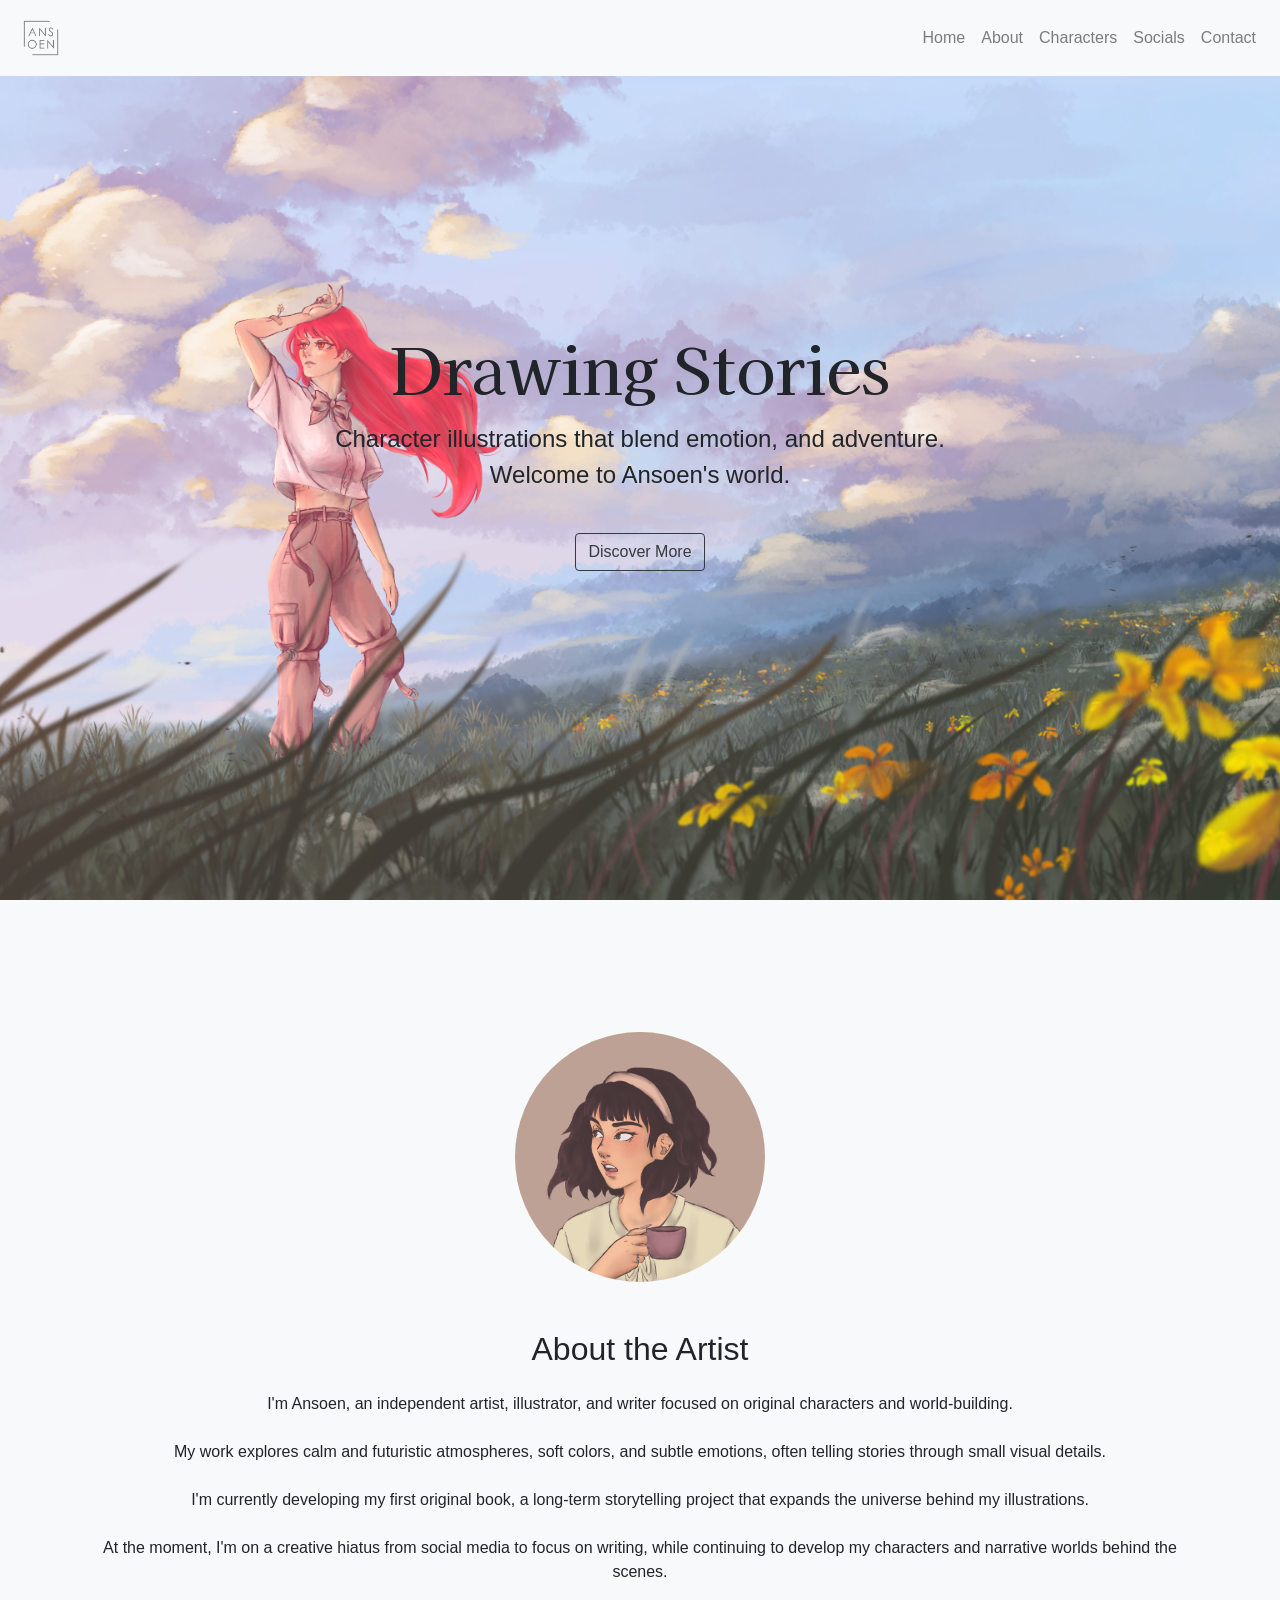
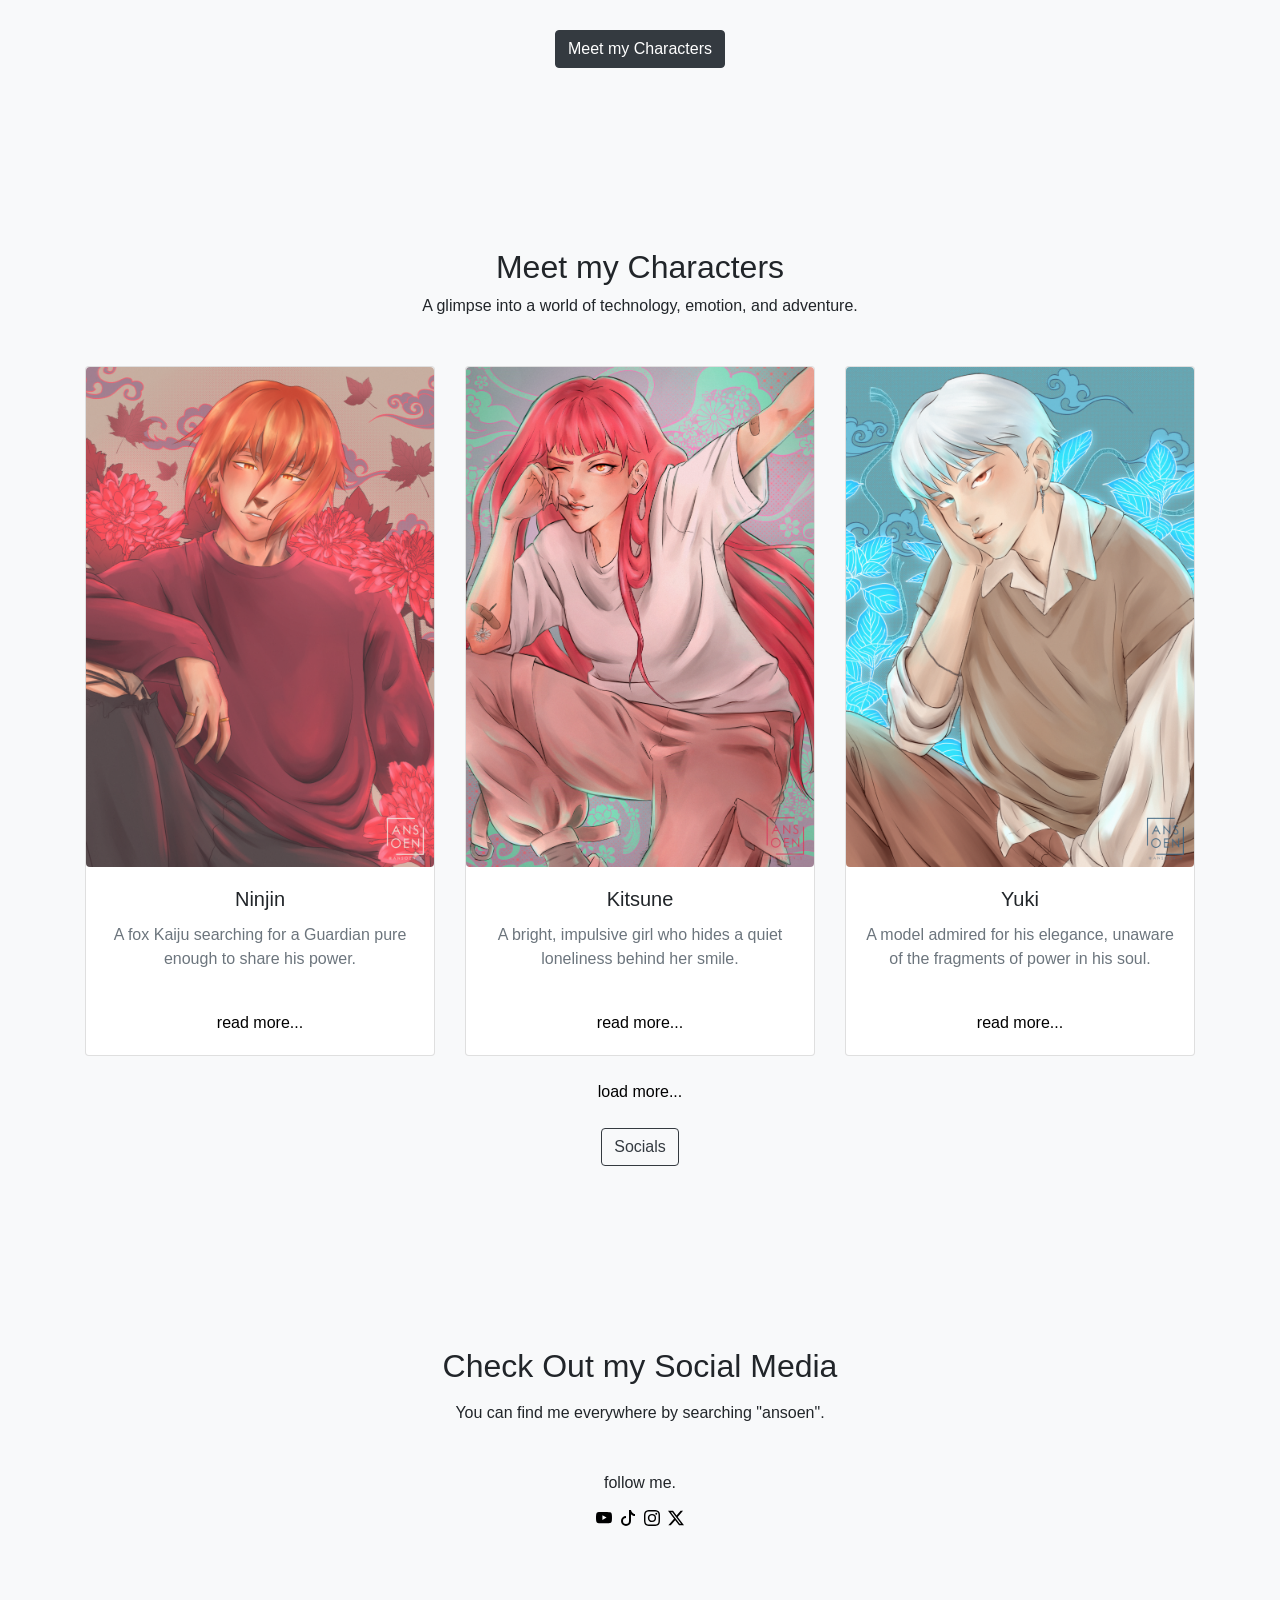
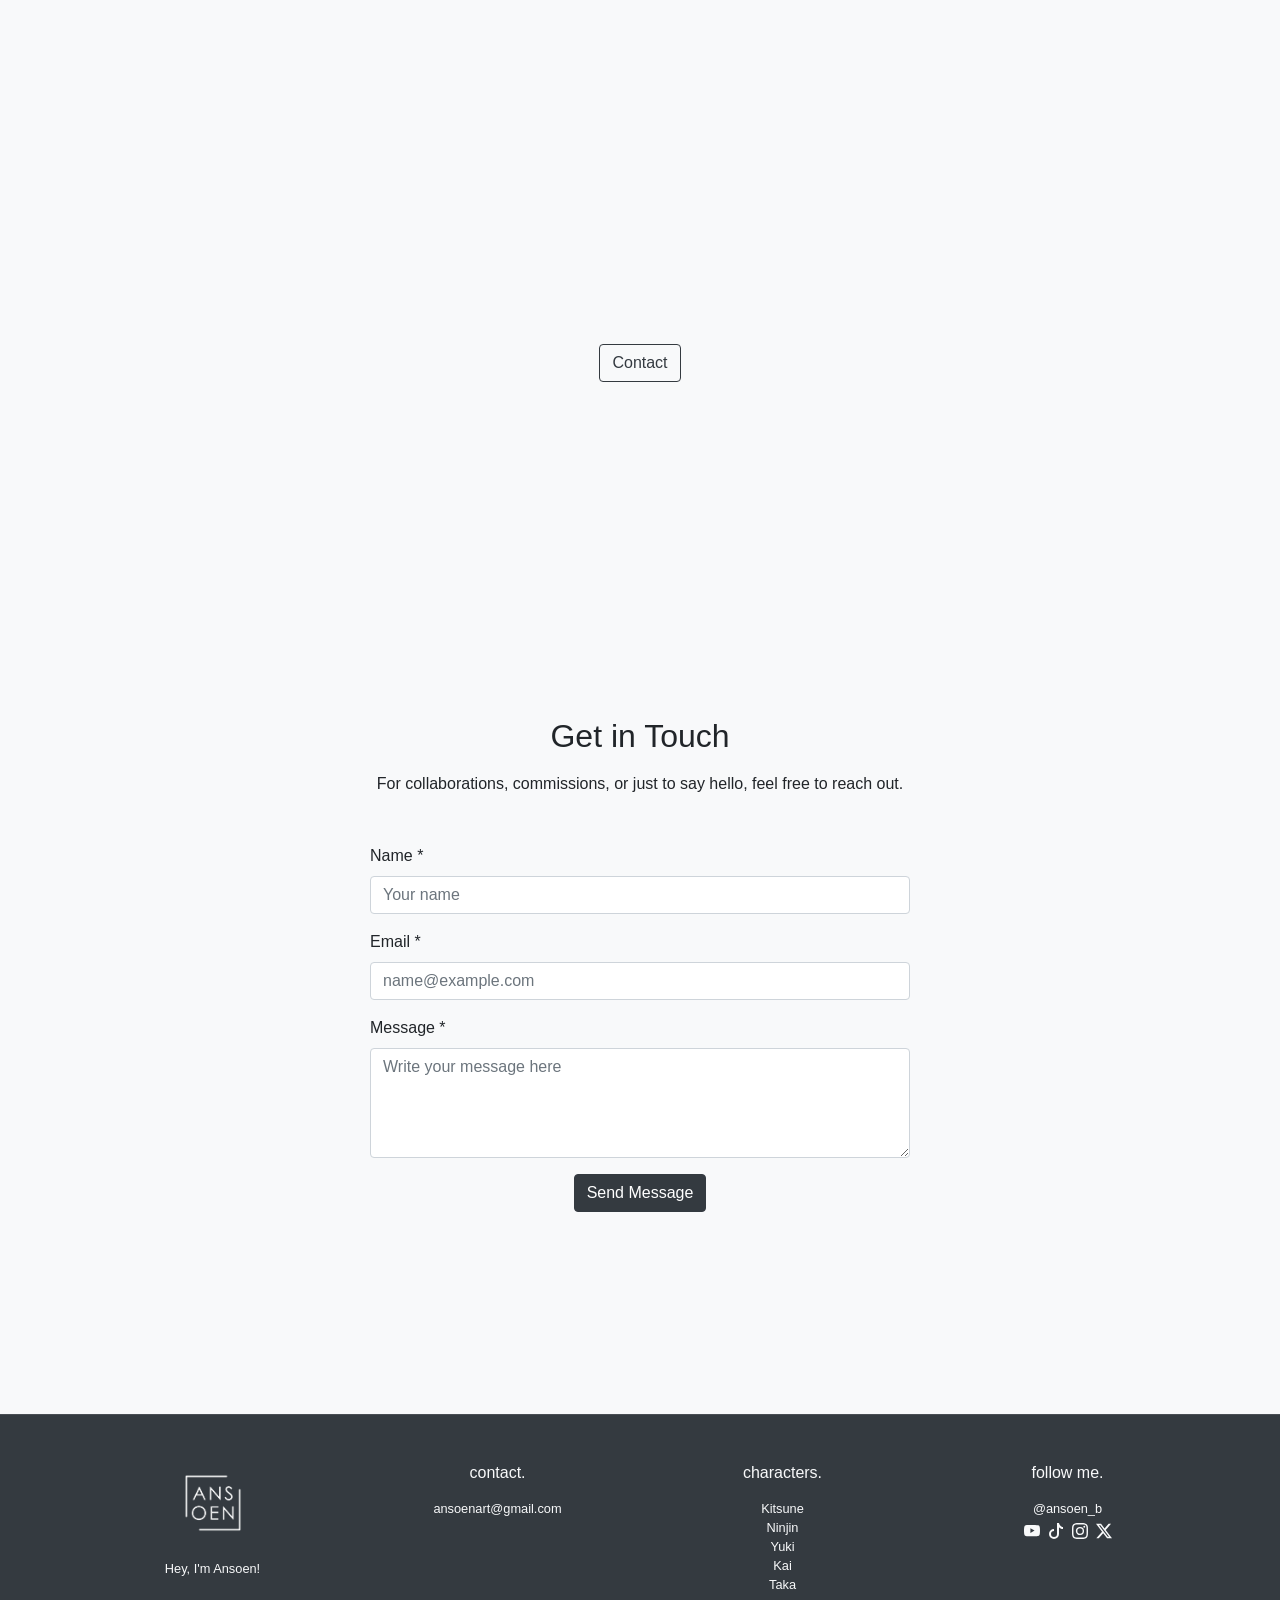
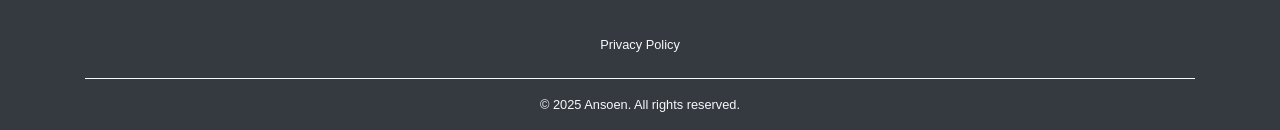
<file: index.html>
<!DOCTYPE html>
<html lang="en">

<head>
    <meta charset="UTF-8">
    <meta name="viewport" content="width=device-width, initial-scale=1.0">
    <title>Hey, I'm Ansoen!</title>
    <link rel="stylesheet" href="https://stackpath.bootstrapcdn.com/bootstrap/4.1.3/css/bootstrap.min.css">
    <link rel="stylesheet" href="css/styles.css">
    <link rel="icon" href="img/ansoen-logo-pto-fav.png">

    <link rel="preconnect" href="https://fonts.googleapis.com">
    <link rel="preconnect" href="https://fonts.gstatic.com" crossorigin>
    <link href="https://fonts.googleapis.com/css2?family=Kaisei+Decol&display=swap" rel="stylesheet">

    <!--meta do google search console-->
    <meta name="google-site-verification" content="e54CZvVk-X_OKEL914hvG1OGqk0rtiD_m-bPIvHZ_f8" />

    <!-- Título que aparece na prévia -->
    <meta property="og:title" content="Ansoen - Drawing Stories">
    <!-- Descrição que aparece no compartilhamento -->
    <meta property="og:description"
        content="Character illustrations filled with emotion and adventure — welcome to Ansoen’s world.">
    <!-- URL do site -->
    <meta property="og:url" content="https://ansoen.com">
    <!-- Tipo de conteúdo (site, artigo, vídeo...) -->
    <meta property="og:type" content="website">
    <!-- Imagem da prévia (de preferência 1200x630px) -->
    <meta property="og:image" content="https://ansoen.com/img/ansoen-share.png">
</head>

<body>
    <!-- navbar -->
    <nav class="navbar navbar-expand-lg navbar-light fixed-top bg-light">
        <a class="navbar-brand" href="index.html"><img src="img/ansoen-logo-pto-fav.png" alt="Ansoen" height="50"
                style="opacity: 50%;"></a>
        <button class="navbar-toggler" type="button" data-toggle="collapse" data-target="#navbarNav"
            aria-controls="navbarNav" aria-expanded="false" aria-label="Toggle navigation">
            <span class="navbar-toggler-icon"></span>
        </button>
        <div class="collapse navbar-collapse justify-content-end" id="navbarNav">
            <ul class="navbar-nav">
                <li class="nav-item"><a class="nav-link" href="/index.html#home">Home</a></li>
                <li class="nav-item"><a class="nav-link" href="/index.html#about">About</a></li>
                <li class="nav-item"><a class="nav-link" href="/index.html#character">Characters</a></li>
                <li class="nav-item"><a class="nav-link" href="/index.html#social">Socials</a></li>
                <li class="nav-item"><a class="nav-link" href="/index.html#contact">Contact</a></li>
            </ul>
        </div>
    </nav>

    <!-- home -->
    <section id="home" class="d-flex align-items-center text-center bg-light" style="height:100vh;">
        <div class="container">
            <h1>Drawing Stories</h1>
            <p class="lead mt-3">
                Character illustrations that blend emotion, and adventure.<br>Welcome to Ansoen's world.</p>
            <a href="#about" class="btn btn-outline-dark mt-4 scroll-btn">Discover More</a>
        </div>
    </section>

    <!-- about -->
    <section id="about" class="py-5 bg-light text-center">
        <div class="container">
            <div class="img-artist">
                <img src="img/ansoen-site.png" class="img-default mb-5" alt="Ansoen"
                    style="height: 250px; border-radius: 100%;">
            </div>
            <h2>About the Artist</h2>
            <p class="mt-4">
                I'm Ansoen, an independent artist, illustrator, and writer focused on original characters and world-building.<br><br>My work explores calm and futuristic atmospheres, soft colors, and subtle emotions, often telling stories through small visual details.
                <br><br>I'm currently developing my first original book, a long-term storytelling project that expands the universe behind my illustrations.
                <br><br>
                At the moment, I'm on a creative hiatus from social media to focus on writing, while continuing to develop my characters and narrative worlds behind the scenes.
            </p>
            <a href="#character" class="btn btn-dark scroll-btn">Meet my Characters</a>
        </div>
    </section>

    <!-- character -->
    <section id="character" class="py-5 text-center bg-light">
        <div class="container">
            <h2>Meet my Characters</h2>
            <p class="mb-5">A glimpse into a world of technology, emotion, and adventure.</p>

            <div class="row">
                <div class="col-md-4 mb-4">
                    <div class="card shadow-sm h-100">
                        <!--<img src="img/art1.png" class="card-img-top" alt="Ninjin by Ansoen">-->
                        <a href="ninjin.html">
                            <div class="img-hover">
                                <img src="img/ninjin1-ansoen.png" class="img-default" alt="Ninjin">
                                <img src="img/ninjin2-ansoen.png" class="img-hovered" alt="Ninjin hover">
                            </div>
                        </a>
                        <div class="card-body">
                            <h5 class="card-title">Ninjin</h5>
                            <p class="card-text text-muted">
                                <span class="short-text">
                                    A fox Kaiju searching for a Guardian pure enough to share his power.<br><br></span>
                                <span class="more-text">
                                    Centuries later, he found Kitsune, the girl who would unknowingly become his
                                    guardian.<br><br>
                                    Calm yet playful, Ninjin carries both warmth and sorrow, a fire that protects and
                                    consumes at once.</span>
                            </p>
                            <a href="#" class="read-more">read more...</a>
                        </div>
                    </div>
                </div>
                <div class="col-md-4 mb-4">
                    <div class="card shadow-sm h-100">
                        <!--<img src="img/art2.png" class="card-img-top" alt="Kitsune by Ansoen">-->
                        <a href="kitsune.html">
                            <div class="img-hover">
                                <img src="img/kitsune1-ansoen.png" class="img-default" alt="Kitsune">
                                <img src="img/kitsune2-ansoen.png" class="img-hovered" alt="Kitsune hover">
                            </div>
                        </a>
                        <div class="card-body">
                            <h5 class="card-title">Kitsune</h5>
                            <p class="card-text text-muted">
                                <span class="short-text">
                                    A bright, impulsive girl who hides a quiet loneliness behind
                                    her smile.<br><br></span>
                                <span class="more-text">
                                    She lost her memories in a tragic storm, and was saved by Ninjin, the fox
                                    kaiju who would become her companion.<br><br>
                                    She now lives between two worlds: ordinary life at a cafe, and a forgotten bond
                                    she slowly begins to rediscover.</span>
                            </p>
                            <a href="#" class="read-more">read more...</a>

                        </div>
                    </div>
                </div>
                <div class="col-md-4 mb-4">
                    <div class="card shadow-sm h-100">
                        <!--<img src="img/art3.png" class="card-img-top" alt="Yuki by Ansoen">-->
                        <a href="yuki.html">
                            <div class="img-hover">
                                <img src="img/yuki1-ansoen.png" class="img-default" alt="Yuki">
                                <img src="img/yuki2-ansoen.png" class="img-hovered" alt="Yuki hover">
                            </div>
                        </a>
                        <div class="card-body">
                            <h5 class="card-title">Yuki</h5>
                            <p class="card-text text-muted">
                                <span class="short-text">
                                    A model admired for his elegance, unaware of the fragments of power in his
                                    soul.<br><br></span>
                                <span class="more-text">
                                    He was once a guardian, now a fallen one, wandering between light and
                                    memory.<br><br>
                                    His calm gaze hides a forgotten past, and the quiet ache of something lost long
                                    ago.</span>
                            </p>
                            <a href="#" class="read-more">read more...</a>
                        </div>
                    </div>
                </div>
            </div>
            <a href="#" class="more-characters">load more...</a>
            <div class="more-characters-text">
                <div class="row justify-content-center">
                    <div class="col-md-4 mb-4">
                        <div class="card shadow-sm h-100">
                            <a href="kai.html">
                                <div class="img-hover">
                                    <img src="img/kai1-ansoen.png" class="img-default" alt="Kai">
                                    <img src="img/kai2-ansoen.png" class="img-hovered" alt="Kai hover">
                                </div>
                            </a>
                            <div class="card-body">
                                <h5 class="card-title">Kai</h5>
                                <p class="card-text text-muted">
                                    <span class="short-text">
                                        A feline Kaiju who once fought as a samurai before turning into a
                                        legend.<br><br></span>
                                    <span class="more-text">
                                        Gifted with the power to control others' actions, Kai uses his abilities with
                                        unmatched mastery.<br><br>
                                        Though once noble, he now drifts through life as an opportunist, charming,
                                        cunning, and dangerously self-assured.</span>
                                </p>
                                <a href="#" class="read-more">read more...</a>
                            </div>
                        </div>
                    </div>
                    <div class="col-md-4 mb-4">
                        <div class="card shadow-sm h-100">
                            <a href="taka.html">
                                <div class="img-hover">
                                    <img src="img/taka1-ansoen.png" class="img-default" alt="Taka">
                                    <img src="img/taka2-ansoen.png" class="img-hovered" alt="Taka hover">
                                </div>
                            </a>
                            <div class="card-body">
                                <h5 class="card-title">Taka</h5>
                                <p class="card-text text-muted">
                                    <span class="short-text">
                                        A young man from Antihill City who survives by fixing, building, and
                                        stealing.<br><br></span>
                                    <span class="more-text">
                                        Taka lives alone, taking odd jobs to earn credits, beneath his carefree smile
                                        lies quiet determination, a will forged by loss and survival.<br><br>
                                        His life changes the day he accepts a mysterious offer from the Yurei.</span>
                                </p>
                                <a href="#" class="read-more">read more...</a>
                            </div>
                        </div>
                    </div>
                </div>
            </div>
            <br><a href="#social" class="btn btn-outline-dark mt-4 scroll-btn">Socials</a>
        </div>
    </section>

    <!-- socials -->
    <section id="social" class="py-5 bg-light">
        <div class="container text-center">
            <h2>Check Out my Social Media</h2>
            <p class="mt-3 mb-5">
                You can find me everywhere by searching "ansoen".
            </p>
            <div class="container text-center">
                <h6 class="fw-bold mb-3">follow me.</h6>
                <div class="social-icons d-flex justify-content-md-center justify-content-center gap-3 mb-5">
                    <a href="https://www.youtube.com/@ansoen_b" target="_blank" class="text-light px-1">
                        <i class="bi bi-youtube"></i>
                        <svg xmlns="http://www.w3.org/2000/svg" width="16" height="16" fill="black"
                            class="bi bi-youtube" viewBox="0 0 16 16">
                            <path
                                d="M8.051 1.999h.089c.822.003 4.987.033 6.11.335a2.01 2.01 0 0 1 1.415 1.42c.101.38.172.883.22 1.402l.01.104.022.26.008.104c.065.914.073 1.77.074 1.957v.075c-.001.194-.01 1.108-.082 2.06l-.008.105-.009.104c-.05.572-.124 1.14-.235 1.558a2.01 2.01 0 0 1-1.415 1.42c-1.16.312-5.569.334-6.18.335h-.142c-.309 0-1.587-.006-2.927-.052l-.17-.006-.087-.004-.171-.007-.171-.007c-1.11-.049-2.167-.128-2.654-.26a2.01 2.01 0 0 1-1.415-1.419c-.111-.417-.185-.986-.235-1.558L.09 9.82l-.008-.104A31 31 0 0 1 0 7.68v-.123c.002-.215.01-.958.064-1.778l.007-.103.003-.052.008-.104.022-.26.01-.104c.048-.519.119-1.023.22-1.402a2.01 2.01 0 0 1 1.415-1.42c.487-.13 1.544-.21 2.654-.26l.17-.007.172-.006.086-.003.171-.007A100 100 0 0 1 7.858 2zM6.4 5.209v4.818l4.157-2.408z" />
                        </svg>
                    </a>
                    <a href="https://www.tiktok.com/@ansoen_b" target="_blank" class="text-light px-1">
                        <i class="bi bi-tiktok"></i>
                        <svg xmlns="http://www.w3.org/2000/svg" width="16" height="16" fill="black" class="bi bi-tiktok"
                            viewBox="0 0 16 16">
                            <path
                                d="M9 0h1.98c.144.715.54 1.617 1.235 2.512C12.895 3.389 13.797 4 15 4v2c-1.753 0-3.07-.814-4-1.829V11a5 5 0 1 1-5-5v2a3 3 0 1 0 3 3z" />
                        </svg>
                    </a>
                    <a href="https://www.instagram.com/ansoen_b/" target="_blank" class="text-light px-1">
                        <i class="bi bi-instagram"></i>
                        <svg xmlns="http://www.w3.org/2000/svg" width="16" height="16" fill="black"
                            class="bi bi-instagram" viewBox="0 0 16 16">
                            <path
                                d="M8 0C5.829 0 5.556.01 4.703.048 3.85.088 3.269.222 2.76.42a3.9 3.9 0 0 0-1.417.923A3.9 3.9 0 0 0 .42 2.76C.222 3.268.087 3.85.048 4.7.01 5.555 0 5.827 0 8.001c0 2.172.01 2.444.048 3.297.04.852.174 1.433.372 1.942.205.526.478.972.923 1.417.444.445.89.719 1.416.923.51.198 1.09.333 1.942.372C5.555 15.99 5.827 16 8 16s2.444-.01 3.298-.048c.851-.04 1.434-.174 1.943-.372a3.9 3.9 0 0 0 1.416-.923c.445-.445.718-.891.923-1.417.197-.509.332-1.09.372-1.942C15.99 10.445 16 10.173 16 8s-.01-2.445-.048-3.299c-.04-.851-.175-1.433-.372-1.941a3.9 3.9 0 0 0-.923-1.417A3.9 3.9 0 0 0 13.24.42c-.51-.198-1.092-.333-1.943-.372C10.443.01 10.172 0 7.998 0zm-.717 1.442h.718c2.136 0 2.389.007 3.232.046.78.035 1.204.166 1.486.275.373.145.64.319.92.599s.453.546.598.92c.11.281.24.705.275 1.485.039.843.047 1.096.047 3.231s-.008 2.389-.047 3.232c-.035.78-.166 1.203-.275 1.485a2.5 2.5 0 0 1-.599.919c-.28.28-.546.453-.92.598-.28.11-.704.24-1.485.276-.843.038-1.096.047-3.232.047s-2.39-.009-3.233-.047c-.78-.036-1.203-.166-1.485-.276a2.5 2.5 0 0 1-.92-.598 2.5 2.5 0 0 1-.6-.92c-.109-.281-.24-.705-.275-1.485-.038-.843-.046-1.096-.046-3.233s.008-2.388.046-3.231c.036-.78.166-1.204.276-1.486.145-.373.319-.64.599-.92s.546-.453.92-.598c.282-.11.705-.24 1.485-.276.738-.034 1.024-.044 2.515-.045zm4.988 1.328a.96.96 0 1 0 0 1.92.96.96 0 0 0 0-1.92m-4.27 1.122a4.109 4.109 0 1 0 0 8.217 4.109 4.109 0 0 0 0-8.217m0 1.441a2.667 2.667 0 1 1 0 5.334 2.667 2.667 0 0 1 0-5.334" />
                        </svg>
                    </a>
                    <a href="https://x.com/ansoen_b" target="_blank" class="text-light px-1">
                        <i class="bi bi-twitter-x"></i>
                        <svg xmlns="http://www.w3.org/2000/svg" width="16" height="16" fill="black"
                            class="bi bi-twitter-x" viewBox="0 0 16 16">
                            <path
                                d="M12.6.75h2.454l-5.36 6.142L16 15.25h-4.937l-3.867-5.07-4.425 5.07H.316l5.733-6.57L0 .75h5.063l3.495 4.633L12.601.75Zm-.86 13.028h1.36L4.323 2.145H2.865z" />
                        </svg>
                    </a>
                </div>
                <iframe width="560" height="301" src="https://www.youtube.com/embed/1OSUp1n5EaU?si=HOjYBg-n0JE6rnjm"
                    title="YouTube video player" frameborder="0" style="border-radius: 10px;"
                    allow="accelerometer; autoplay; clipboard-write; encrypted-media; gyroscope; picture-in-picture; web-share"
                    referrerpolicy="strict-origin-when-cross-origin" allowfullscreen></iframe>
                <br><a href="#contact" class="btn btn-outline-dark mt-4 scroll-btn">Contact</a>
            </div>
    </section>

    <!-- contact -->
    <section id="contact" class="py-5 bg-light">
        <div class="container text-center">
            <h2>Get in Touch</h2>
            <p class="mt-3 mb-5">
                For collaborations, commissions, or just to say hello, feel free to reach out.
            </p>
            <div class="row justify-content-center">
                <div class="col-md-6">
                    <form action="https://formsubmit.co/ansoenart@gmail.com" method="POST" id="contactForm">
                        <!-- Depois de enviar -->
                        <input type="hidden" name="_next" value="https://ansoen.com/?sent=1#contact">
                        <!-- Disable captcha -->
                        <input type="hidden" name="_captcha" value="false">
                        <!-- Layout do e-mail -->
                        <input type="hidden" name="_template" value="table">

                        <div class="form-group text-left">
                            <label for="name">Name *</label>
                            <input type="text" name="name" class="form-control" id="name" placeholder="Your name"
                                required>
                        </div>

                        <div class="form-group text-left">
                            <label for="email">Email *</label>
                            <input type="email" name="email" class="form-control" id="email"
                                placeholder="name@example.com" required>
                        </div>

                        <div class="form-group text-left">
                            <label for="message">Message *</label>
                            <textarea class="form-control" name="message" id="message" rows="4"
                                placeholder="Write your message here" required></textarea>
                        </div>

                        <button type="submit" class="btn btn-dark">Send Message</button>
                    </form>
                    <p id="formMsg" class="mt-3 text-danger" style="display:none;">Please fill out all required fields.
                    </p>
                </div>
            </div>
        </div>
    </section>
    <!--pop up form sent-->
    <div id="sentPopup" style="
        display:none;
        position:fixed;
        top:50%; left:50%;
        transform:translate(-50%, -50%);
        background:white;
        padding:20px 25px;
        border-radius:10px;
        box-shadow:0 0 15px rgba(0,0,0,0.2);
        z-index:9999;
        text-align:center;
     ">
        <p>Your message has been sent successfully! ✔</p>
        <button onclick="document.getElementById('sentPopup').style.display='none'" style="
            padding:8px 16px;
            border:none;
            background:black;
            color:white;
            border-radius:5px;
            cursor:pointer;
        ">
            OK
        </button>
    </div>


    <footer class="footer bg-dark text-light pt-5 pb-3">
        <div class="container">
            <div class="row text-center text-md-start">
                <!-- logo -->
                <div class="col-md-3 mb-4">
                    <a href="index.html" class="d-inline-flex align-items-center mb-2 text-decoration-none">
                        <img src="img/ansoen-logo-bco-fav.png" alt="Ansoen Logo" width="80" class="me-2">
                        <span class="fs-5 fw-semibold text-light"></span>
                    </a>
                    <p class="small mt-2">Hey, I'm Ansoen!</p>
                </div>

                <!-- contact -->
                <div class="col-md-3 mb-4">
                    <h6 class="fw-bold mb-3">contact.</h6>
                    <p class="mb-1 small">
                        <a href="mailto:ansoenart@gmail.com"
                            class="text-light text-decoration-none bi bi-envelope me-2">ansoenart@gmail.com</a>
                    </p>
                </div>

                <!-- characters -->
                <div class="col-md-3 mb-4">
                    <h6 class="fw-bold mb-3">characters.</h6>
                    <ul class="list-unstyled small">
                        <li><a href="kitsune.html" class="text-light text-decoration-none">Kitsune</a></li>
                        <li><a href="ninjin.html" class="text-light text-decoration-none">Ninjin</a></li>
                        <li><a href="yuki.html" class="text-light text-decoration-none">Yuki</a></li>
                        <li><a href="kai.html" class="text-light text-decoration-none">Kai</a></li>
                        <li><a href="taka.html" class="text-light text-decoration-none">Taka</a></li>
                    </ul>
                </div>

                <!-- follow -->
                <div class="col-md-3 mb-4 text-md-center">
                    <h6 class="fw-bold mb-3">follow me.</h6>
                    <p class="mb-1 small">
                        <i class="bi bi-envelope me-2"></i>@ansoen_b
                    </p>
                    <div class="social-icons d-flex justify-content-md-center justify-content-center gap-3">
                        <a href="https://www.youtube.com/@ansoen_b" target="_blank" class="text-light px-1">
                            <i class="bi bi-youtube"></i>
                            <svg xmlns="http://www.w3.org/2000/svg" width="16" height="16" fill="currentColor"
                                class="bi bi-youtube" viewBox="0 0 16 16">
                                <path
                                    d="M8.051 1.999h.089c.822.003 4.987.033 6.11.335a2.01 2.01 0 0 1 1.415 1.42c.101.38.172.883.22 1.402l.01.104.022.26.008.104c.065.914.073 1.77.074 1.957v.075c-.001.194-.01 1.108-.082 2.06l-.008.105-.009.104c-.05.572-.124 1.14-.235 1.558a2.01 2.01 0 0 1-1.415 1.42c-1.16.312-5.569.334-6.18.335h-.142c-.309 0-1.587-.006-2.927-.052l-.17-.006-.087-.004-.171-.007-.171-.007c-1.11-.049-2.167-.128-2.654-.26a2.01 2.01 0 0 1-1.415-1.419c-.111-.417-.185-.986-.235-1.558L.09 9.82l-.008-.104A31 31 0 0 1 0 7.68v-.123c.002-.215.01-.958.064-1.778l.007-.103.003-.052.008-.104.022-.26.01-.104c.048-.519.119-1.023.22-1.402a2.01 2.01 0 0 1 1.415-1.42c.487-.13 1.544-.21 2.654-.26l.17-.007.172-.006.086-.003.171-.007A100 100 0 0 1 7.858 2zM6.4 5.209v4.818l4.157-2.408z" />
                            </svg>
                        </a>
                        <a href="https://www.tiktok.com/@ansoen_b" target="_blank" class="text-light px-1">
                            <i class="bi bi-tiktok"></i>
                            <svg xmlns="http://www.w3.org/2000/svg" width="16" height="16" fill="currentColor"
                                class="bi bi-tiktok" viewBox="0 0 16 16">
                                <path
                                    d="M9 0h1.98c.144.715.54 1.617 1.235 2.512C12.895 3.389 13.797 4 15 4v2c-1.753 0-3.07-.814-4-1.829V11a5 5 0 1 1-5-5v2a3 3 0 1 0 3 3z" />
                            </svg>
                        </a>
                        <a href="https://www.instagram.com/ansoen_b/" target="_blank" class="text-light px-1">
                            <i class="bi bi-instagram"></i>
                            <svg xmlns="http://www.w3.org/2000/svg" width="16" height="16" fill="currentColor"
                                class="bi bi-instagram" viewBox="0 0 16 16">
                                <path
                                    d="M8 0C5.829 0 5.556.01 4.703.048 3.85.088 3.269.222 2.76.42a3.9 3.9 0 0 0-1.417.923A3.9 3.9 0 0 0 .42 2.76C.222 3.268.087 3.85.048 4.7.01 5.555 0 5.827 0 8.001c0 2.172.01 2.444.048 3.297.04.852.174 1.433.372 1.942.205.526.478.972.923 1.417.444.445.89.719 1.416.923.51.198 1.09.333 1.942.372C5.555 15.99 5.827 16 8 16s2.444-.01 3.298-.048c.851-.04 1.434-.174 1.943-.372a3.9 3.9 0 0 0 1.416-.923c.445-.445.718-.891.923-1.417.197-.509.332-1.09.372-1.942C15.99 10.445 16 10.173 16 8s-.01-2.445-.048-3.299c-.04-.851-.175-1.433-.372-1.941a3.9 3.9 0 0 0-.923-1.417A3.9 3.9 0 0 0 13.24.42c-.51-.198-1.092-.333-1.943-.372C10.443.01 10.172 0 7.998 0zm-.717 1.442h.718c2.136 0 2.389.007 3.232.046.78.035 1.204.166 1.486.275.373.145.64.319.92.599s.453.546.598.92c.11.281.24.705.275 1.485.039.843.047 1.096.047 3.231s-.008 2.389-.047 3.232c-.035.78-.166 1.203-.275 1.485a2.5 2.5 0 0 1-.599.919c-.28.28-.546.453-.92.598-.28.11-.704.24-1.485.276-.843.038-1.096.047-3.232.047s-2.39-.009-3.233-.047c-.78-.036-1.203-.166-1.485-.276a2.5 2.5 0 0 1-.92-.598 2.5 2.5 0 0 1-.6-.92c-.109-.281-.24-.705-.275-1.485-.038-.843-.046-1.096-.046-3.233s.008-2.388.046-3.231c.036-.78.166-1.204.276-1.486.145-.373.319-.64.599-.92s.546-.453.92-.598c.282-.11.705-.24 1.485-.276.738-.034 1.024-.044 2.515-.045zm4.988 1.328a.96.96 0 1 0 0 1.92.96.96 0 0 0 0-1.92m-4.27 1.122a4.109 4.109 0 1 0 0 8.217 4.109 4.109 0 0 0 0-8.217m0 1.441a2.667 2.667 0 1 1 0 5.334 2.667 2.667 0 0 1 0-5.334" />
                            </svg>
                        </a>
                        <a href="https://x.com/ansoen_b" target="_blank" class="text-light px-1">
                            <i class="bi bi-twitter-x"></i>
                            <svg xmlns="http://www.w3.org/2000/svg" width="16" height="16" fill="currentColor"
                                class="bi bi-twitter-x" viewBox="0 0 16 16">
                                <path
                                    d="M12.6.75h2.454l-5.36 6.142L16 15.25h-4.937l-3.867-5.07-4.425 5.07H.316l5.733-6.57L0 .75h5.063l3.495 4.633L12.601.75Zm-.86 13.028h1.36L4.323 2.145H2.865z" />
                            </svg>
                        </a>
                    </div>
                </div>
            </div>
            <div class="text-center small">
                <a href="privacy-policy.html" class="text-light text-decoration-none me-3">Privacy Policy</a>
            </div>
            <div class="text-center border-top border-light mt-4 pt-3 small">
                © 2025 Ansoen. All rights reserved.
            </div>
        </div>
    </footer>

    <script src="https://code.jquery.com/jquery-3.3.1.min.js"></script>
    <script src="https://cdnjs.cloudflare.com/ajax/libs/popper.js/1.14.3/umd/popper.min.js"></script>
    <script src="https://stackpath.bootstrapcdn.com/bootstrap/4.1.3/js/bootstrap.min.js"></script>
    <script src="js/script.js"></script>

</body>

</html>
</file>
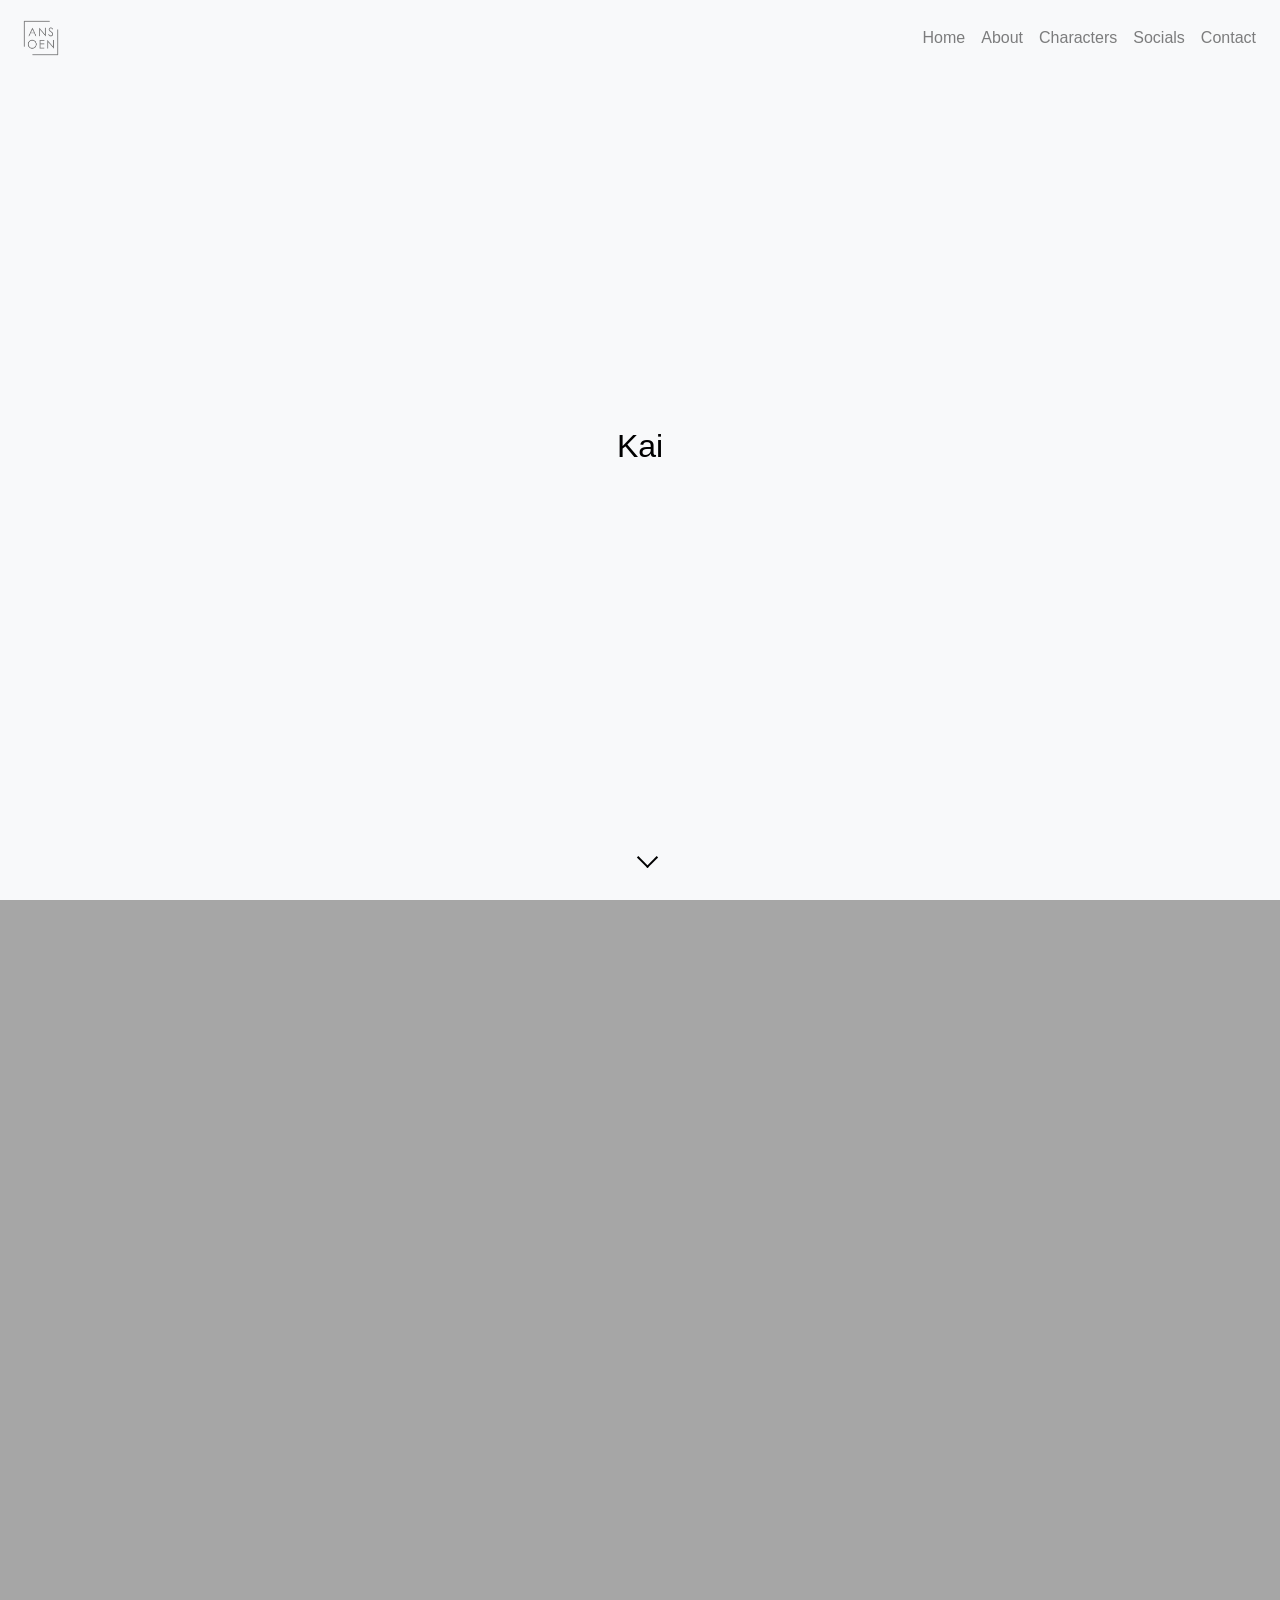
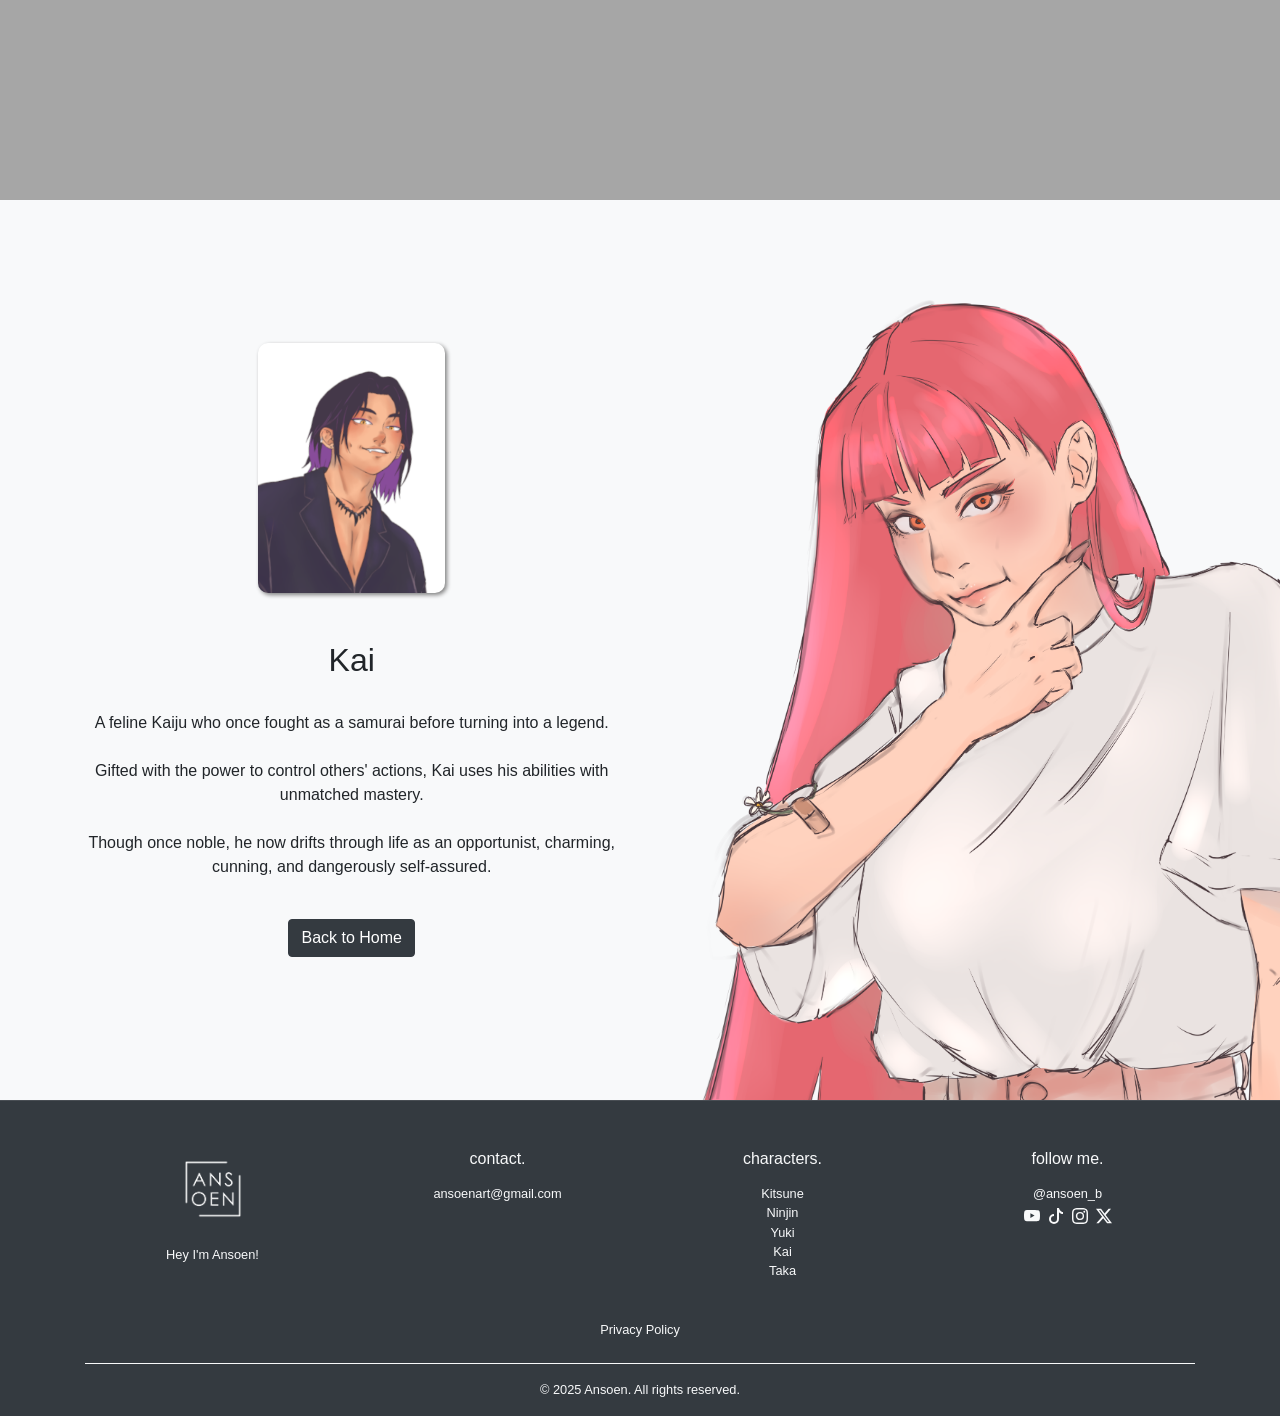
<file: kai.html>
<!DOCTYPE html>
<html lang="en">

<head>
    <meta charset="UTF-8">
    <meta name="viewport" content="width=device-width, initial-scale=1.0">
    <title>Ansoen</title>
    <link rel="stylesheet" href="https://stackpath.bootstrapcdn.com/bootstrap/4.1.3/css/bootstrap.min.css">
    <link rel="stylesheet" href="css/styles.css">
    <link rel="icon" href="img/ansoen-logo-bco-fav.png">
</head>

<body>
    <!-- navbar -->
    <nav class="navbar navbar-expand-lg navbar-light fixed-top bg-light">
        <a class="navbar-brand" href="index.html"><img src="img/ansoen-logo-pto-fav.png" alt="Ansoen" height="50"
                style="opacity: 50%;"></a>
        <button class="navbar-toggler" type="button" data-toggle="collapse" data-target="#navbarNav"
            aria-controls="navbarNav" aria-expanded="false" aria-label="Toggle navigation">
            <span class="navbar-toggler-icon"></span>
        </button>
        <div class="collapse navbar-collapse justify-content-end" id="navbarNav">
            <ul class="navbar-nav">
                <li class="nav-item"><a class="nav-link" href="/index.html">Home</a></li>
                <li class="nav-item"><a class="nav-link" href="/index.html">About</a></li>
                <li class="nav-item"><a class="nav-link" href="/index.html">Characters</a></li>
                <li class="nav-item"><a class="nav-link" href="/index.html">Socials</a></li>
                <li class="nav-item"><a class="nav-link" href="/index.html">Contact</a></li>
            </ul>
        </div>
    </nav>


    <!-- kai -->
    <section id="intro" class="py-5 bg-light text-center">
        <div class="container">
            <div class="text-center">
                <a href="#kai" style="color: black; text-decoration: none;">
                    <h2>Kai</h2>
                </a>
            </div>
        </div>
        <div class="scroll-down">
            <a href="#kai"><span></span></a>
        </div>
    </section>

    <section class="kai-bg" class="py-5 bg-light text-center">
    </section>

    <section id="kai" class="pl-5 bg-light text-center">
        <div class="container">
            <div class="text-center">
                <img src="img/3X4-kai-ansoen.png" class="mb-5" alt="Ansoen"
                    style="height: 250px; filter: drop-shadow(2px 2px 2px grey); border-radius: 10px;">
            </div>
            <div class="text-center">
                <h2>Kai</h2><br>
                A feline Kaiju who once fought as a samurai before turning into a legend.<br><br>
                Gifted with the power to control others' actions, Kai uses his abilities with unmatched mastery.<br><br>
                Though once noble, he now drifts through life as an opportunist, charming, cunning, and dangerously self-assured.<br><br>
                <a href="index.html" class="btn btn-dark mt-3 scroll-btn">Back to Home</a>
            </div>
        </div>
        <div class="container pr-5">
            <img src="img/kitsune-ansoen.png" id="character-img" alt="Characters" class="character-bottom">
        </div>
    </section>



    <footer class="footer bg-dark text-light pt-5 pb-3">
        <div class="container">
            <div class="row text-center text-md-start">
                <!-- logo -->
                <div class="col-md-3 mb-4">
                    <a href="index.html" class="d-inline-flex align-items-center mb-2 text-decoration-none">
                        <img src="img/ansoen-logo-bco-fav.png" alt="Ansoen Logo" width="80" class="me-2">
                        <span class="fs-5 fw-semibold text-light"></span>
                    </a>
                    <p class="small mt-2">Hey I'm Ansoen!</p>
                </div>

                <!-- contact -->
                <div class="col-md-3 mb-4">
                    <h6 class="fw-bold mb-3">contact.</h6>
                    <p class="mb-1 small">
                        <a href="mailto:ansoenart@gmail.com"
                            class="text-light text-decoration-none bi bi-envelope me-2">ansoenart@gmail.com</a>
                    </p>
                </div>

                <!-- characters -->
                <div class="col-md-3 mb-4">
                    <h6 class="fw-bold mb-3">characters.</h6>
                    <ul class="list-unstyled small">
                        <li><a href="kitsune.html" class="text-light text-decoration-none">Kitsune</a></li>
                        <li><a href="ninjin.html" class="text-light text-decoration-none">Ninjin</a></li>
                        <li><a href="yuki.html" class="text-light text-decoration-none">Yuki</a></li>
                        <li><a href="kai.html" class="text-light text-decoration-none">Kai</a></li>
                        <li><a href="taka.html" class="text-light text-decoration-none">Taka</a></li>
                    </ul>
                </div>

                <!-- follow -->
                <div class="col-md-3 mb-4 text-md-center">
                    <h6 class="fw-bold mb-3">follow me.</h6>
                    <p class="mb-1 small">
                        <i class="bi bi-envelope me-2"></i>@ansoen_b
                    </p>
                    <div class="social-icons d-flex justify-content-md-center justify-content-center gap-3">
                        <a href="https://www.youtube.com/@ansoen_b" target="_blank" class="text-light px-1">
                            <i class="bi bi-youtube"></i>
                            <svg xmlns="http://www.w3.org/2000/svg" width="16" height="16" fill="currentColor"
                                class="bi bi-youtube" viewBox="0 0 16 16">
                                <path
                                    d="M8.051 1.999h.089c.822.003 4.987.033 6.11.335a2.01 2.01 0 0 1 1.415 1.42c.101.38.172.883.22 1.402l.01.104.022.26.008.104c.065.914.073 1.77.074 1.957v.075c-.001.194-.01 1.108-.082 2.06l-.008.105-.009.104c-.05.572-.124 1.14-.235 1.558a2.01 2.01 0 0 1-1.415 1.42c-1.16.312-5.569.334-6.18.335h-.142c-.309 0-1.587-.006-2.927-.052l-.17-.006-.087-.004-.171-.007-.171-.007c-1.11-.049-2.167-.128-2.654-.26a2.01 2.01 0 0 1-1.415-1.419c-.111-.417-.185-.986-.235-1.558L.09 9.82l-.008-.104A31 31 0 0 1 0 7.68v-.123c.002-.215.01-.958.064-1.778l.007-.103.003-.052.008-.104.022-.26.01-.104c.048-.519.119-1.023.22-1.402a2.01 2.01 0 0 1 1.415-1.42c.487-.13 1.544-.21 2.654-.26l.17-.007.172-.006.086-.003.171-.007A100 100 0 0 1 7.858 2zM6.4 5.209v4.818l4.157-2.408z" />
                            </svg>
                        </a>
                        <a href="https://www.tiktok.com/@ansoen_b" target="_blank" class="text-light px-1">
                            <i class="bi bi-tiktok"></i>
                            <svg xmlns="http://www.w3.org/2000/svg" width="16" height="16" fill="currentColor"
                                class="bi bi-tiktok" viewBox="0 0 16 16">
                                <path
                                    d="M9 0h1.98c.144.715.54 1.617 1.235 2.512C12.895 3.389 13.797 4 15 4v2c-1.753 0-3.07-.814-4-1.829V11a5 5 0 1 1-5-5v2a3 3 0 1 0 3 3z" />
                            </svg>
                        </a>
                        <a href="https://www.instagram.com/ansoen_b/" target="_blank" class="text-light px-1">
                            <i class="bi bi-instagram"></i>
                            <svg xmlns="http://www.w3.org/2000/svg" width="16" height="16" fill="currentColor"
                                class="bi bi-instagram" viewBox="0 0 16 16">
                                <path
                                    d="M8 0C5.829 0 5.556.01 4.703.048 3.85.088 3.269.222 2.76.42a3.9 3.9 0 0 0-1.417.923A3.9 3.9 0 0 0 .42 2.76C.222 3.268.087 3.85.048 4.7.01 5.555 0 5.827 0 8.001c0 2.172.01 2.444.048 3.297.04.852.174 1.433.372 1.942.205.526.478.972.923 1.417.444.445.89.719 1.416.923.51.198 1.09.333 1.942.372C5.555 15.99 5.827 16 8 16s2.444-.01 3.298-.048c.851-.04 1.434-.174 1.943-.372a3.9 3.9 0 0 0 1.416-.923c.445-.445.718-.891.923-1.417.197-.509.332-1.09.372-1.942C15.99 10.445 16 10.173 16 8s-.01-2.445-.048-3.299c-.04-.851-.175-1.433-.372-1.941a3.9 3.9 0 0 0-.923-1.417A3.9 3.9 0 0 0 13.24.42c-.51-.198-1.092-.333-1.943-.372C10.443.01 10.172 0 7.998 0zm-.717 1.442h.718c2.136 0 2.389.007 3.232.046.78.035 1.204.166 1.486.275.373.145.64.319.92.599s.453.546.598.92c.11.281.24.705.275 1.485.039.843.047 1.096.047 3.231s-.008 2.389-.047 3.232c-.035.78-.166 1.203-.275 1.485a2.5 2.5 0 0 1-.599.919c-.28.28-.546.453-.92.598-.28.11-.704.24-1.485.276-.843.038-1.096.047-3.232.047s-2.39-.009-3.233-.047c-.78-.036-1.203-.166-1.485-.276a2.5 2.5 0 0 1-.92-.598 2.5 2.5 0 0 1-.6-.92c-.109-.281-.24-.705-.275-1.485-.038-.843-.046-1.096-.046-3.233s.008-2.388.046-3.231c.036-.78.166-1.204.276-1.486.145-.373.319-.64.599-.92s.546-.453.92-.598c.282-.11.705-.24 1.485-.276.738-.034 1.024-.044 2.515-.045zm4.988 1.328a.96.96 0 1 0 0 1.92.96.96 0 0 0 0-1.92m-4.27 1.122a4.109 4.109 0 1 0 0 8.217 4.109 4.109 0 0 0 0-8.217m0 1.441a2.667 2.667 0 1 1 0 5.334 2.667 2.667 0 0 1 0-5.334" />
                            </svg>
                        </a>
                        <a href="https://x.com/ansoen_b" target="_blank" class="text-light px-1">
                            <i class="bi bi-twitter-x"></i>
                            <svg xmlns="http://www.w3.org/2000/svg" width="16" height="16" fill="currentColor"
                                class="bi bi-twitter-x" viewBox="0 0 16 16">
                                <path
                                    d="M12.6.75h2.454l-5.36 6.142L16 15.25h-4.937l-3.867-5.07-4.425 5.07H.316l5.733-6.57L0 .75h5.063l3.495 4.633L12.601.75Zm-.86 13.028h1.36L4.323 2.145H2.865z" />
                            </svg>
                        </a>
                    </div>
                </div>
            </div>
            <div class="text-center small">
                <a href="privacy policy.html" class="text-light text-decoration-none me-3">Privacy Policy</a>
            </div>
            <div class="text-center border-top border-light mt-4 pt-3 small">
                © 2025 Ansoen. All rights reserved.
            </div>
        </div>
    </footer>

    <script src="https://code.jquery.com/jquery-3.3.1.min.js"></script>
    <script src="https://cdnjs.cloudflare.com/ajax/libs/popper.js/1.14.3/umd/popper.min.js"></script>
    <script src="https://stackpath.bootstrapcdn.com/bootstrap/4.1.3/js/bootstrap.min.js"></script>
    <script src="js/script.js"></script>

</body>

<script>
  let start = null;
  let cycles = 0;
  const amplitude = 40; // distância máxima (px)
  const speed = 0.002;  // velocidade (menor = mais suave)
  const maxCycles = 1;  // número de subidas/descidas
  const maxTime = 1600; // tempo máximo (1 min)
  const pauseTime = 2000; // pausa entre ciclos (ms)
  let running = true;
  let paused = false;
  let pauseStart = 0;

  function smoothScroll(timestamp) {
    if (!start) start = timestamp;

    const progress = timestamp - start;
    const currentCycle = Math.floor((progress * speed) / (2 * Math.PI));

    // Se terminou um ciclo, pausa por 2 segundos
    if (currentCycle > cycles && !paused) {
      paused = true;
      pauseStart = timestamp;
      cycles = currentCycle;
      setTimeout(() => {
        paused = false;
        start = performance.now(); // reinicia tempo para o próximo ciclo
        requestAnimationFrame(smoothScroll);
      }, pauseTime);
      return;
    }

    // Movimento senoidal suave
    const offset = Math.sin(progress * speed) * amplitude;
    window.scrollTo({ top: offset, behavior: "auto" });

    // Continua se não passou do tempo ou ciclos
    if (cycles < maxCycles && progress < maxTime && running && !paused) {
      requestAnimationFrame(smoothScroll);
    } else if (cycles >= maxCycles || progress >= maxTime) {
      running = false;
      window.scrollTo({ top: 0, behavior: "smooth" });
    }
  }

  // Espera 2 segundos antes de começar
  setTimeout(() => {
    requestAnimationFrame(smoothScroll);
  }, 4000);
</script>

<div id="loader">
    <h1 class="loader-text">カイ</h1>
</div>

</html>
</file>
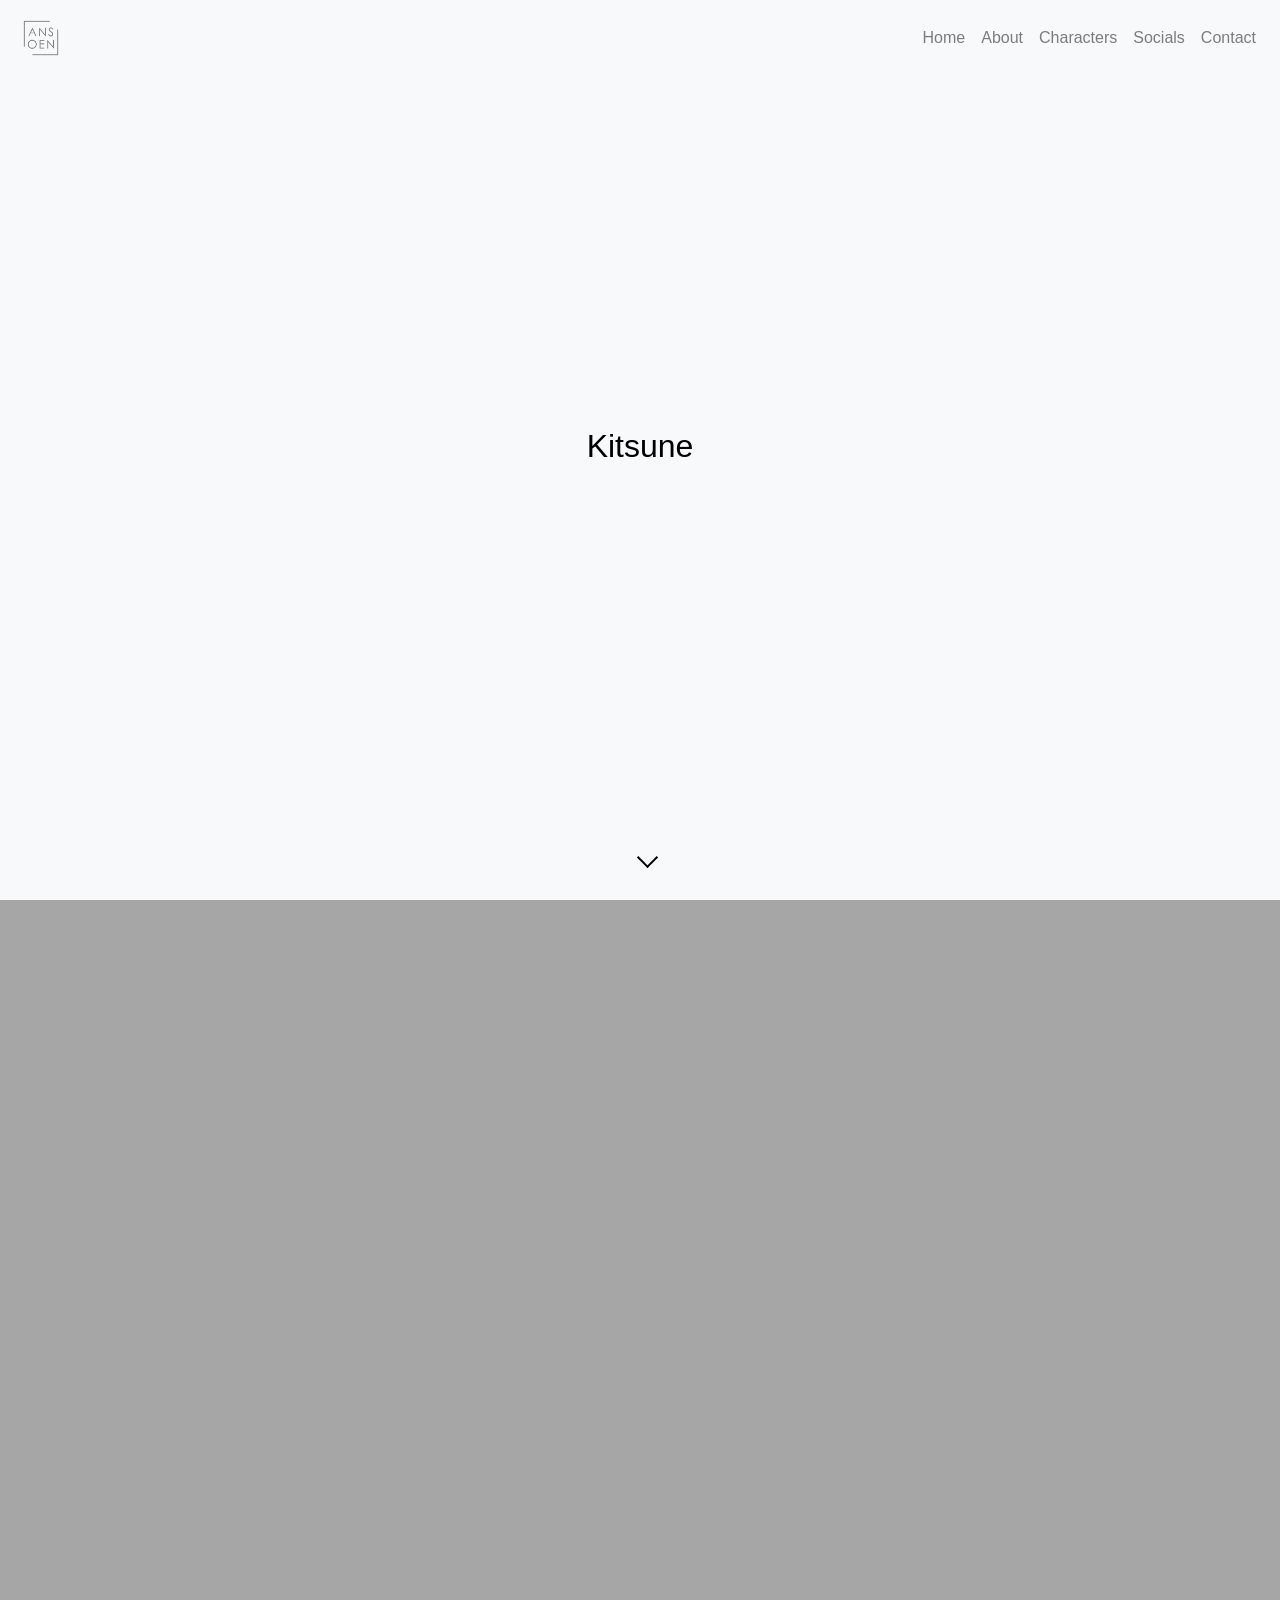
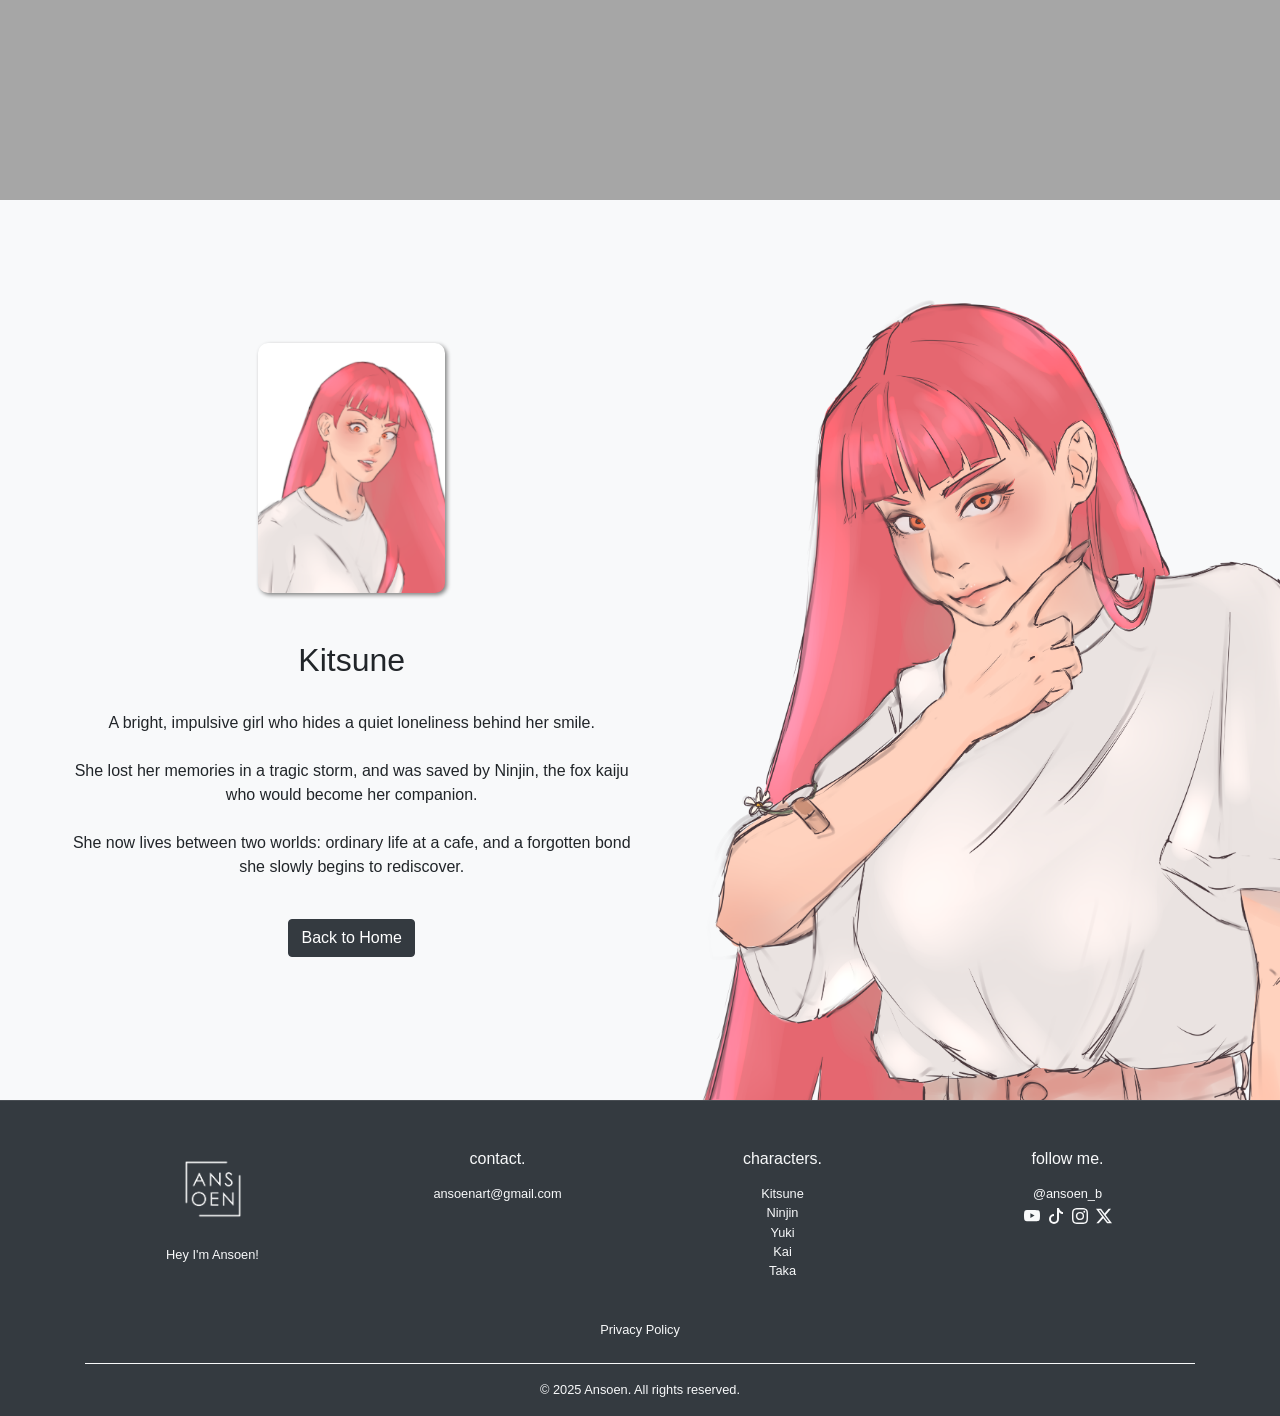
<file: kitsune.html>
<!DOCTYPE html>
<html lang="en">

<head>
    <meta charset="UTF-8">
    <meta name="viewport" content="width=device-width, initial-scale=1.0">
    <title>Ansoen</title>
    <link rel="stylesheet" href="https://stackpath.bootstrapcdn.com/bootstrap/4.1.3/css/bootstrap.min.css">
    <link rel="stylesheet" href="css/styles.css">
    <link rel="icon" href="img/ansoen-logo-bco-fav.png">
</head>

<body>
    <!-- navbar -->
    <nav class="navbar navbar-expand-lg navbar-light fixed-top bg-light">
        <a class="navbar-brand" href="index.html"><img src="img/ansoen-logo-pto-fav.png" alt="Ansoen" height="50"
                style="opacity: 50%;"></a>
        <button class="navbar-toggler" type="button" data-toggle="collapse" data-target="#navbarNav"
            aria-controls="navbarNav" aria-expanded="false" aria-label="Toggle navigation">
            <span class="navbar-toggler-icon"></span>
        </button>
        <div class="collapse navbar-collapse justify-content-end" id="navbarNav">
            <ul class="navbar-nav">
                <li class="nav-item"><a class="nav-link" href="/index.html">Home</a></li>
                <li class="nav-item"><a class="nav-link" href="/index.html">About</a></li>
                <li class="nav-item"><a class="nav-link" href="/index.html">Characters</a></li>
                <li class="nav-item"><a class="nav-link" href="/index.html">Socials</a></li>
                <li class="nav-item"><a class="nav-link" href="/index.html">Contact</a></li>
            </ul>
        </div>
    </nav>


    <!-- kitsune -->
    <section id="intro" class="py-5 bg-light text-center">
        <div class="container">
            <div class="text-center">
                <a href="#kitsune" style="color: black; text-decoration: none;">
                    <h2>Kitsune</h2>
                </a>
            </div>
        </div>
        <div class="scroll-down">
            <a href="#kitsune"><span></span></a>
        </div>
    </section>

    <section class="kitsune-bg" class="py-5 bg-light text-center">
    </section>

    <section id="kitsune" class="pl-5 bg-light text-center">
        <div class="container">
            <div class="text-center">
                <img src="img/3X4-kitsune-ansoen.png" class="mb-5" alt="Ansoen"
                    style="height: 250px; filter: drop-shadow(2px 2px 2px grey); border-radius: 10px;">
            </div>
            <div class="text-center">
                <h2>Kitsune</h2><br>
                A bright, impulsive girl who hides a quiet loneliness behind
                her smile.<br><br>
                She lost her memories in a tragic storm, and was saved by Ninjin, the fox
                kaiju who would become her companion.<br><br>
                She now lives between two worlds: ordinary life at a cafe, and a forgotten bond
                she slowly begins to rediscover.<br><br>
                <a href="index.html" class="btn btn-dark mt-3 scroll-btn">Back to Home</a>
            </div>
        </div>
        <div class="container pr-5">
            <img src="img/kitsune-ansoen.png" id="character-img" alt="Characters" class="character-bottom">
        </div>
    </section>



    <footer class="footer bg-dark text-light pt-5 pb-3">
        <div class="container">
            <div class="row text-center text-md-start">
                <!-- logo -->
                <div class="col-md-3 mb-4">
                    <a href="index.html" class="d-inline-flex align-items-center mb-2 text-decoration-none">
                        <img src="img/ansoen-logo-bco-fav.png" alt="Ansoen Logo" width="80" class="me-2">
                        <span class="fs-5 fw-semibold text-light"></span>
                    </a>
                    <p class="small mt-2">Hey I'm Ansoen!</p>
                </div>

                <!-- contact -->
                <div class="col-md-3 mb-4">
                    <h6 class="fw-bold mb-3">contact.</h6>
                    <p class="mb-1 small">
                        <a href="mailto:ansoenart@gmail.com"
                            class="text-light text-decoration-none bi bi-envelope me-2">ansoenart@gmail.com</a>
                    </p>
                </div>

                <!-- characters -->
                <div class="col-md-3 mb-4">
                    <h6 class="fw-bold mb-3">characters.</h6>
                    <ul class="list-unstyled small">
                        <li><a href="kitsune.html" class="text-light text-decoration-none">Kitsune</a></li>
                        <li><a href="ninjin.html" class="text-light text-decoration-none">Ninjin</a></li>
                        <li><a href="yuki.html" class="text-light text-decoration-none">Yuki</a></li>
                        <li><a href="kai.html" class="text-light text-decoration-none">Kai</a></li>
                        <li><a href="taka.html" class="text-light text-decoration-none">Taka</a></li>
                    </ul>
                </div>

                <!-- follow -->
                <div class="col-md-3 mb-4 text-md-center">
                    <h6 class="fw-bold mb-3">follow me.</h6>
                    <p class="mb-1 small">
                        <i class="bi bi-envelope me-2"></i>@ansoen_b
                    </p>
                    <div class="social-icons d-flex justify-content-md-center justify-content-center gap-3">
                        <a href="https://www.youtube.com/@ansoen_b" target="_blank" class="text-light px-1">
                            <i class="bi bi-youtube"></i>
                            <svg xmlns="http://www.w3.org/2000/svg" width="16" height="16" fill="currentColor"
                                class="bi bi-youtube" viewBox="0 0 16 16">
                                <path
                                    d="M8.051 1.999h.089c.822.003 4.987.033 6.11.335a2.01 2.01 0 0 1 1.415 1.42c.101.38.172.883.22 1.402l.01.104.022.26.008.104c.065.914.073 1.77.074 1.957v.075c-.001.194-.01 1.108-.082 2.06l-.008.105-.009.104c-.05.572-.124 1.14-.235 1.558a2.01 2.01 0 0 1-1.415 1.42c-1.16.312-5.569.334-6.18.335h-.142c-.309 0-1.587-.006-2.927-.052l-.17-.006-.087-.004-.171-.007-.171-.007c-1.11-.049-2.167-.128-2.654-.26a2.01 2.01 0 0 1-1.415-1.419c-.111-.417-.185-.986-.235-1.558L.09 9.82l-.008-.104A31 31 0 0 1 0 7.68v-.123c.002-.215.01-.958.064-1.778l.007-.103.003-.052.008-.104.022-.26.01-.104c.048-.519.119-1.023.22-1.402a2.01 2.01 0 0 1 1.415-1.42c.487-.13 1.544-.21 2.654-.26l.17-.007.172-.006.086-.003.171-.007A100 100 0 0 1 7.858 2zM6.4 5.209v4.818l4.157-2.408z" />
                            </svg>
                        </a>
                        <a href="https://www.tiktok.com/@ansoen_b" target="_blank" class="text-light px-1">
                            <i class="bi bi-tiktok"></i>
                            <svg xmlns="http://www.w3.org/2000/svg" width="16" height="16" fill="currentColor"
                                class="bi bi-tiktok" viewBox="0 0 16 16">
                                <path
                                    d="M9 0h1.98c.144.715.54 1.617 1.235 2.512C12.895 3.389 13.797 4 15 4v2c-1.753 0-3.07-.814-4-1.829V11a5 5 0 1 1-5-5v2a3 3 0 1 0 3 3z" />
                            </svg>
                        </a>
                        <a href="https://www.instagram.com/ansoen_b/" target="_blank" class="text-light px-1">
                            <i class="bi bi-instagram"></i>
                            <svg xmlns="http://www.w3.org/2000/svg" width="16" height="16" fill="currentColor"
                                class="bi bi-instagram" viewBox="0 0 16 16">
                                <path
                                    d="M8 0C5.829 0 5.556.01 4.703.048 3.85.088 3.269.222 2.76.42a3.9 3.9 0 0 0-1.417.923A3.9 3.9 0 0 0 .42 2.76C.222 3.268.087 3.85.048 4.7.01 5.555 0 5.827 0 8.001c0 2.172.01 2.444.048 3.297.04.852.174 1.433.372 1.942.205.526.478.972.923 1.417.444.445.89.719 1.416.923.51.198 1.09.333 1.942.372C5.555 15.99 5.827 16 8 16s2.444-.01 3.298-.048c.851-.04 1.434-.174 1.943-.372a3.9 3.9 0 0 0 1.416-.923c.445-.445.718-.891.923-1.417.197-.509.332-1.09.372-1.942C15.99 10.445 16 10.173 16 8s-.01-2.445-.048-3.299c-.04-.851-.175-1.433-.372-1.941a3.9 3.9 0 0 0-.923-1.417A3.9 3.9 0 0 0 13.24.42c-.51-.198-1.092-.333-1.943-.372C10.443.01 10.172 0 7.998 0zm-.717 1.442h.718c2.136 0 2.389.007 3.232.046.78.035 1.204.166 1.486.275.373.145.64.319.92.599s.453.546.598.92c.11.281.24.705.275 1.485.039.843.047 1.096.047 3.231s-.008 2.389-.047 3.232c-.035.78-.166 1.203-.275 1.485a2.5 2.5 0 0 1-.599.919c-.28.28-.546.453-.92.598-.28.11-.704.24-1.485.276-.843.038-1.096.047-3.232.047s-2.39-.009-3.233-.047c-.78-.036-1.203-.166-1.485-.276a2.5 2.5 0 0 1-.92-.598 2.5 2.5 0 0 1-.6-.92c-.109-.281-.24-.705-.275-1.485-.038-.843-.046-1.096-.046-3.233s.008-2.388.046-3.231c.036-.78.166-1.204.276-1.486.145-.373.319-.64.599-.92s.546-.453.92-.598c.282-.11.705-.24 1.485-.276.738-.034 1.024-.044 2.515-.045zm4.988 1.328a.96.96 0 1 0 0 1.92.96.96 0 0 0 0-1.92m-4.27 1.122a4.109 4.109 0 1 0 0 8.217 4.109 4.109 0 0 0 0-8.217m0 1.441a2.667 2.667 0 1 1 0 5.334 2.667 2.667 0 0 1 0-5.334" />
                            </svg>
                        </a>
                        <a href="https://x.com/ansoen_b" target="_blank" class="text-light px-1">
                            <i class="bi bi-twitter-x"></i>
                            <svg xmlns="http://www.w3.org/2000/svg" width="16" height="16" fill="currentColor"
                                class="bi bi-twitter-x" viewBox="0 0 16 16">
                                <path
                                    d="M12.6.75h2.454l-5.36 6.142L16 15.25h-4.937l-3.867-5.07-4.425 5.07H.316l5.733-6.57L0 .75h5.063l3.495 4.633L12.601.75Zm-.86 13.028h1.36L4.323 2.145H2.865z" />
                            </svg>
                        </a>
                    </div>
                </div>
            </div>
            <div class="text-center small">
                <a href="privacy policy.html" class="text-light text-decoration-none me-3">Privacy Policy</a>
            </div>
            <div class="text-center border-top border-light mt-4 pt-3 small">
                © 2025 Ansoen. All rights reserved.
            </div>
        </div>
    </footer>

    <script src="https://code.jquery.com/jquery-3.3.1.min.js"></script>
    <script src="https://cdnjs.cloudflare.com/ajax/libs/popper.js/1.14.3/umd/popper.min.js"></script>
    <script src="https://stackpath.bootstrapcdn.com/bootstrap/4.1.3/js/bootstrap.min.js"></script>
    <script src="js/script.js"></script>

</body>

<script>
  let start = null;
  let cycles = 0;
  const amplitude = 40; // distância máxima (px)
  const speed = 0.002;  // velocidade (menor = mais suave)
  const maxCycles = 1;  // número de subidas/descidas
  const maxTime = 1600; // tempo máximo (1 min)
  const pauseTime = 2000; // pausa entre ciclos (ms)
  let running = true;
  let paused = false;
  let pauseStart = 0;

  function smoothScroll(timestamp) {
    if (!start) start = timestamp;

    const progress = timestamp - start;
    const currentCycle = Math.floor((progress * speed) / (2 * Math.PI));

    // Se terminou um ciclo, pausa por 2 segundos
    if (currentCycle > cycles && !paused) {
      paused = true;
      pauseStart = timestamp;
      cycles = currentCycle;
      setTimeout(() => {
        paused = false;
        start = performance.now(); // reinicia tempo para o próximo ciclo
        requestAnimationFrame(smoothScroll);
      }, pauseTime);
      return;
    }

    // Movimento senoidal suave
    const offset = Math.sin(progress * speed) * amplitude;
    window.scrollTo({ top: offset, behavior: "auto" });

    // Continua se não passou do tempo ou ciclos
    if (cycles < maxCycles && progress < maxTime && running && !paused) {
      requestAnimationFrame(smoothScroll);
    } else if (cycles >= maxCycles || progress >= maxTime) {
      running = false;
      window.scrollTo({ top: 0, behavior: "smooth" });
    }
  }

  // Espera 2 segundos antes de começar
  setTimeout(() => {
    requestAnimationFrame(smoothScroll);
  }, 4000);
</script>

<div id="loader">
    <h1 class="loader-text">キツネ</h1>
</div>

</html>
</file>
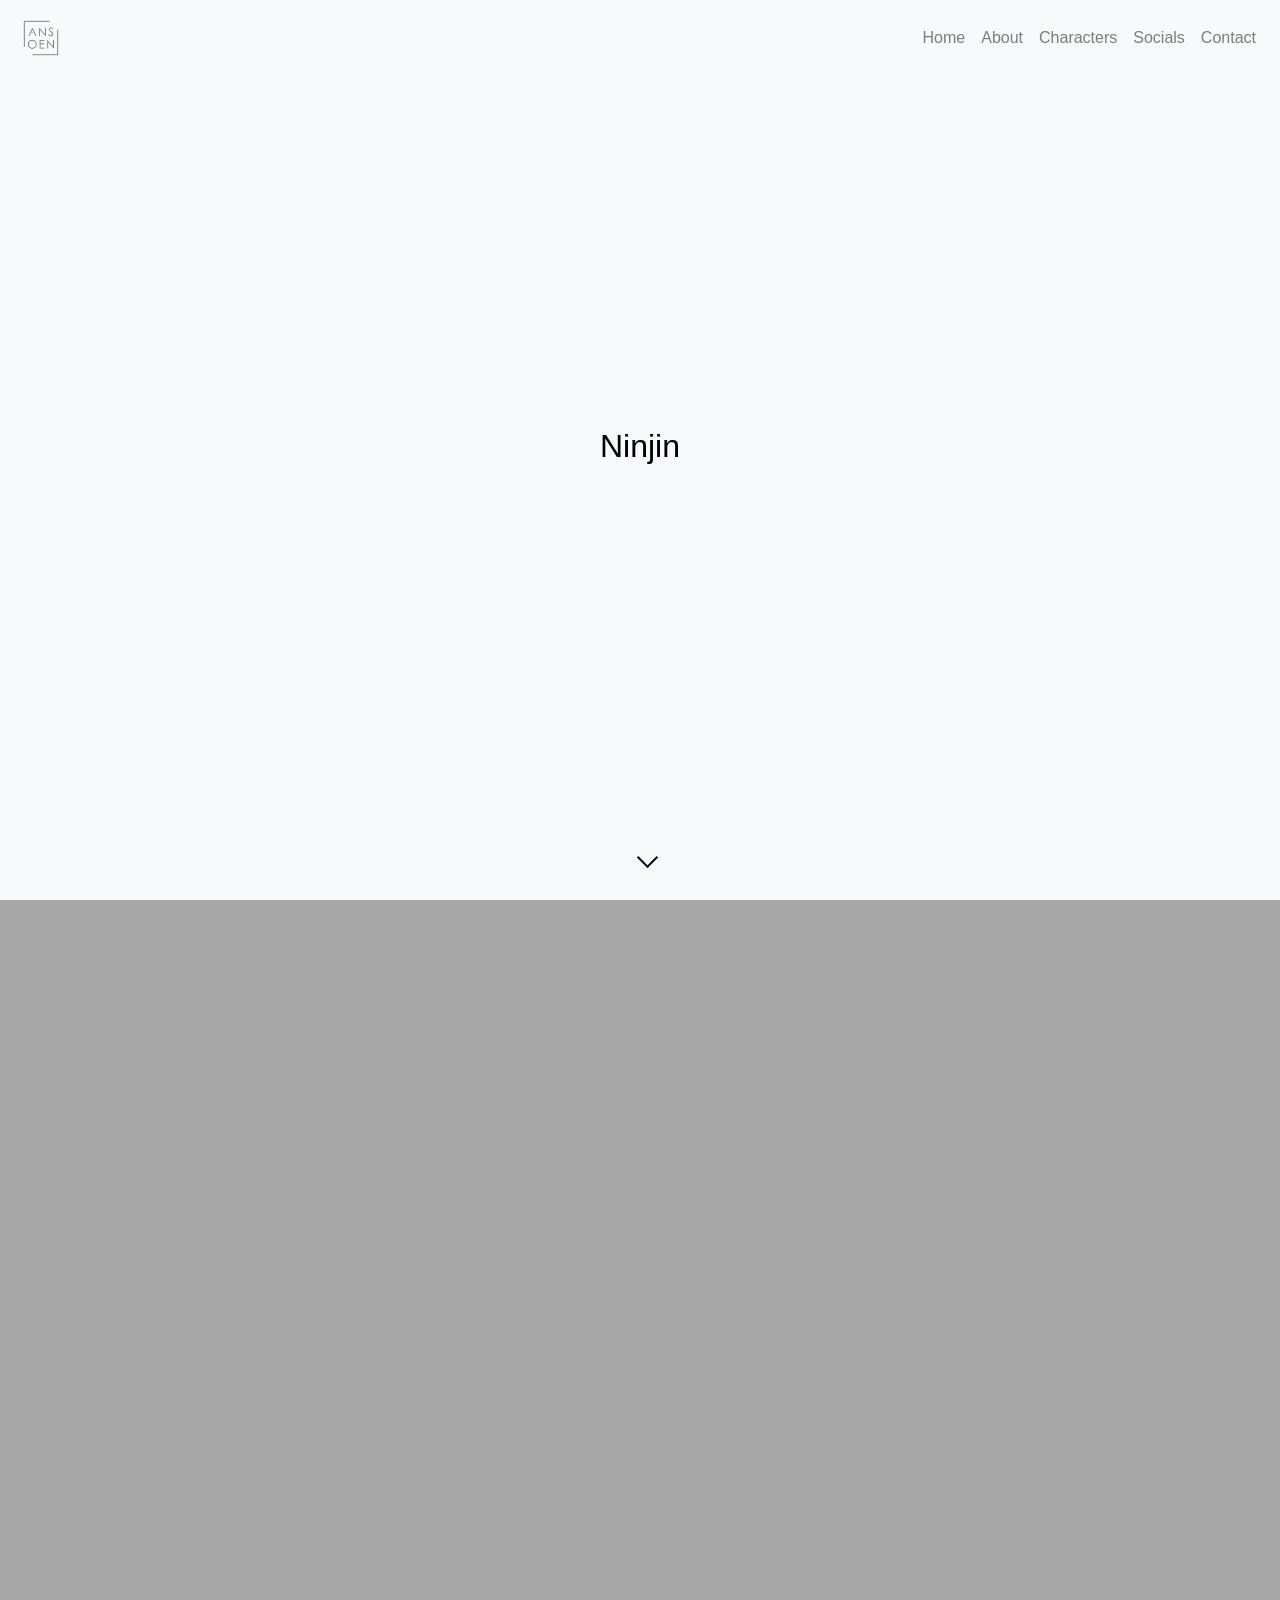
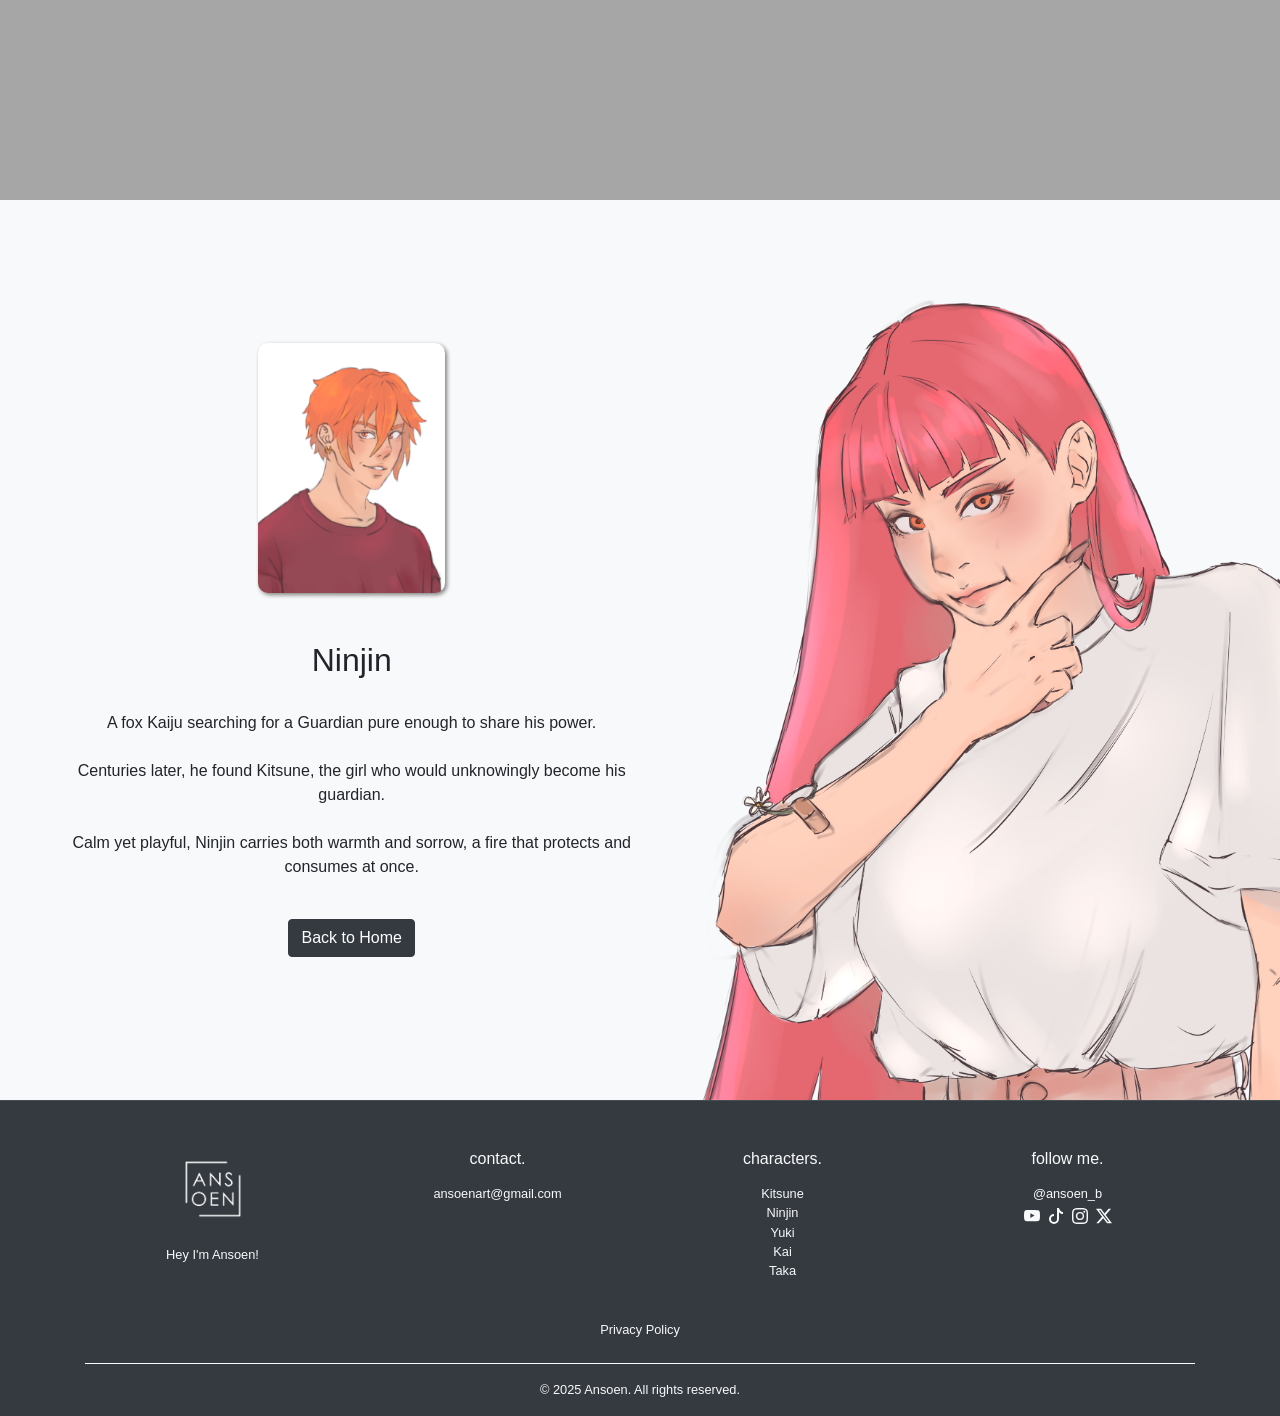
<file: ninjin.html>
<!DOCTYPE html>
<html lang="en">

<head>
    <meta charset="UTF-8">
    <meta name="viewport" content="width=device-width, initial-scale=1.0">
    <title>Ansoen</title>
    <link rel="stylesheet" href="https://stackpath.bootstrapcdn.com/bootstrap/4.1.3/css/bootstrap.min.css">
    <link rel="stylesheet" href="css/styles.css">
    <link rel="icon" href="img/ansoen-logo-bco-fav.png">
</head>

<body>
    <!-- navbar -->
    <nav class="navbar navbar-expand-lg navbar-light fixed-top bg-light">
        <a class="navbar-brand" href="index.html"><img src="img/ansoen-logo-pto-fav.png" alt="Ansoen" height="50"
                style="opacity: 50%;"></a>
        <button class="navbar-toggler" type="button" data-toggle="collapse" data-target="#navbarNav"
            aria-controls="navbarNav" aria-expanded="false" aria-label="Toggle navigation">
            <span class="navbar-toggler-icon"></span>
        </button>
        <div class="collapse navbar-collapse justify-content-end" id="navbarNav">
            <ul class="navbar-nav">
                <li class="nav-item"><a class="nav-link" href="/index.html">Home</a></li>
                <li class="nav-item"><a class="nav-link" href="/index.html">About</a></li>
                <li class="nav-item"><a class="nav-link" href="/index.html">Characters</a></li>
                <li class="nav-item"><a class="nav-link" href="/index.html">Socials</a></li>
                <li class="nav-item"><a class="nav-link" href="/index.html">Contact</a></li>
            </ul>
        </div>
    </nav>


    <!-- ninjin -->
    <section id="intro" class="py-5 bg-light text-center">
        <div class="container">
            <div class="text-center">
                <a href="#ninjin" style="color: black; text-decoration: none;">
                    <h2>Ninjin</h2>
                </a>
            </div>
        </div>
        <div class="scroll-down">
            <a href="#ninjin"><span></span></a>
        </div>
    </section>

    <section class="ninjin-bg" class="py-5 bg-light text-center">
    </section>

    <section id="ninjin" class="pl-5 bg-light text-center">
        <div class="container">
            <div class="text-center">
                <img src="img/3X4-ninjin-ansoen.png" class="mb-5" alt="Ansoen"
                    style="height: 250px; filter: drop-shadow(2px 2px 2px grey); border-radius: 10px;">
            </div>
            <div class="text-center">
                <h2>Ninjin</h2><br>
                A fox Kaiju searching for a Guardian pure enough to share his power.<br><br>
                Centuries later, he found Kitsune, the girl who would unknowingly become his guardian.<br><br>
                Calm yet playful, Ninjin carries both warmth and sorrow, a fire that protects and consumes at once.<br><br>
                <a href="index.html" class="btn btn-dark mt-3 scroll-btn">Back to Home</a>
            </div>
        </div>
        <div class="container pr-5">
            <img src="img/kitsune-ansoen.png" id="character-img" alt="Characters" class="character-bottom">
        </div>
    </section>



    <footer class="footer bg-dark text-light pt-5 pb-3">
        <div class="container">
            <div class="row text-center text-md-start">
                <!-- logo -->
                <div class="col-md-3 mb-4">
                    <a href="index.html" class="d-inline-flex align-items-center mb-2 text-decoration-none">
                        <img src="img/ansoen-logo-bco-fav.png" alt="Ansoen Logo" width="80" class="me-2">
                        <span class="fs-5 fw-semibold text-light"></span>
                    </a>
                    <p class="small mt-2">Hey I'm Ansoen!</p>
                </div>

                <!-- contact -->
                <div class="col-md-3 mb-4">
                    <h6 class="fw-bold mb-3">contact.</h6>
                    <p class="mb-1 small">
                        <a href="mailto:ansoenart@gmail.com"
                            class="text-light text-decoration-none bi bi-envelope me-2">ansoenart@gmail.com</a>
                    </p>
                </div>

                <!-- characters -->
                <div class="col-md-3 mb-4">
                    <h6 class="fw-bold mb-3">characters.</h6>
                    <ul class="list-unstyled small">
                        <li><a href="kitsune.html" class="text-light text-decoration-none">Kitsune</a></li>
                        <li><a href="ninjin.html" class="text-light text-decoration-none">Ninjin</a></li>
                        <li><a href="yuki.html" class="text-light text-decoration-none">Yuki</a></li>
                        <li><a href="kai.html" class="text-light text-decoration-none">Kai</a></li>
                        <li><a href="taka.html" class="text-light text-decoration-none">Taka</a></li>
                    </ul>
                </div>

                <!-- follow -->
                <div class="col-md-3 mb-4 text-md-center">
                    <h6 class="fw-bold mb-3">follow me.</h6>
                    <p class="mb-1 small">
                        <i class="bi bi-envelope me-2"></i>@ansoen_b
                    </p>
                    <div class="social-icons d-flex justify-content-md-center justify-content-center gap-3">
                        <a href="https://www.youtube.com/@ansoen_b" target="_blank" class="text-light px-1">
                            <i class="bi bi-youtube"></i>
                            <svg xmlns="http://www.w3.org/2000/svg" width="16" height="16" fill="currentColor"
                                class="bi bi-youtube" viewBox="0 0 16 16">
                                <path
                                    d="M8.051 1.999h.089c.822.003 4.987.033 6.11.335a2.01 2.01 0 0 1 1.415 1.42c.101.38.172.883.22 1.402l.01.104.022.26.008.104c.065.914.073 1.77.074 1.957v.075c-.001.194-.01 1.108-.082 2.06l-.008.105-.009.104c-.05.572-.124 1.14-.235 1.558a2.01 2.01 0 0 1-1.415 1.42c-1.16.312-5.569.334-6.18.335h-.142c-.309 0-1.587-.006-2.927-.052l-.17-.006-.087-.004-.171-.007-.171-.007c-1.11-.049-2.167-.128-2.654-.26a2.01 2.01 0 0 1-1.415-1.419c-.111-.417-.185-.986-.235-1.558L.09 9.82l-.008-.104A31 31 0 0 1 0 7.68v-.123c.002-.215.01-.958.064-1.778l.007-.103.003-.052.008-.104.022-.26.01-.104c.048-.519.119-1.023.22-1.402a2.01 2.01 0 0 1 1.415-1.42c.487-.13 1.544-.21 2.654-.26l.17-.007.172-.006.086-.003.171-.007A100 100 0 0 1 7.858 2zM6.4 5.209v4.818l4.157-2.408z" />
                            </svg>
                        </a>
                        <a href="https://www.tiktok.com/@ansoen_b" target="_blank" class="text-light px-1">
                            <i class="bi bi-tiktok"></i>
                            <svg xmlns="http://www.w3.org/2000/svg" width="16" height="16" fill="currentColor"
                                class="bi bi-tiktok" viewBox="0 0 16 16">
                                <path
                                    d="M9 0h1.98c.144.715.54 1.617 1.235 2.512C12.895 3.389 13.797 4 15 4v2c-1.753 0-3.07-.814-4-1.829V11a5 5 0 1 1-5-5v2a3 3 0 1 0 3 3z" />
                            </svg>
                        </a>
                        <a href="https://www.instagram.com/ansoen_b/" target="_blank" class="text-light px-1">
                            <i class="bi bi-instagram"></i>
                            <svg xmlns="http://www.w3.org/2000/svg" width="16" height="16" fill="currentColor"
                                class="bi bi-instagram" viewBox="0 0 16 16">
                                <path
                                    d="M8 0C5.829 0 5.556.01 4.703.048 3.85.088 3.269.222 2.76.42a3.9 3.9 0 0 0-1.417.923A3.9 3.9 0 0 0 .42 2.76C.222 3.268.087 3.85.048 4.7.01 5.555 0 5.827 0 8.001c0 2.172.01 2.444.048 3.297.04.852.174 1.433.372 1.942.205.526.478.972.923 1.417.444.445.89.719 1.416.923.51.198 1.09.333 1.942.372C5.555 15.99 5.827 16 8 16s2.444-.01 3.298-.048c.851-.04 1.434-.174 1.943-.372a3.9 3.9 0 0 0 1.416-.923c.445-.445.718-.891.923-1.417.197-.509.332-1.09.372-1.942C15.99 10.445 16 10.173 16 8s-.01-2.445-.048-3.299c-.04-.851-.175-1.433-.372-1.941a3.9 3.9 0 0 0-.923-1.417A3.9 3.9 0 0 0 13.24.42c-.51-.198-1.092-.333-1.943-.372C10.443.01 10.172 0 7.998 0zm-.717 1.442h.718c2.136 0 2.389.007 3.232.046.78.035 1.204.166 1.486.275.373.145.64.319.92.599s.453.546.598.92c.11.281.24.705.275 1.485.039.843.047 1.096.047 3.231s-.008 2.389-.047 3.232c-.035.78-.166 1.203-.275 1.485a2.5 2.5 0 0 1-.599.919c-.28.28-.546.453-.92.598-.28.11-.704.24-1.485.276-.843.038-1.096.047-3.232.047s-2.39-.009-3.233-.047c-.78-.036-1.203-.166-1.485-.276a2.5 2.5 0 0 1-.92-.598 2.5 2.5 0 0 1-.6-.92c-.109-.281-.24-.705-.275-1.485-.038-.843-.046-1.096-.046-3.233s.008-2.388.046-3.231c.036-.78.166-1.204.276-1.486.145-.373.319-.64.599-.92s.546-.453.92-.598c.282-.11.705-.24 1.485-.276.738-.034 1.024-.044 2.515-.045zm4.988 1.328a.96.96 0 1 0 0 1.92.96.96 0 0 0 0-1.92m-4.27 1.122a4.109 4.109 0 1 0 0 8.217 4.109 4.109 0 0 0 0-8.217m0 1.441a2.667 2.667 0 1 1 0 5.334 2.667 2.667 0 0 1 0-5.334" />
                            </svg>
                        </a>
                        <a href="https://x.com/ansoen_b" target="_blank" class="text-light px-1">
                            <i class="bi bi-twitter-x"></i>
                            <svg xmlns="http://www.w3.org/2000/svg" width="16" height="16" fill="currentColor"
                                class="bi bi-twitter-x" viewBox="0 0 16 16">
                                <path
                                    d="M12.6.75h2.454l-5.36 6.142L16 15.25h-4.937l-3.867-5.07-4.425 5.07H.316l5.733-6.57L0 .75h5.063l3.495 4.633L12.601.75Zm-.86 13.028h1.36L4.323 2.145H2.865z" />
                            </svg>
                        </a>
                    </div>
                </div>
            </div>
            <div class="text-center small">
                <a href="privacy policy.html" class="text-light text-decoration-none me-3">Privacy Policy</a>
            </div>
            <div class="text-center border-top border-light mt-4 pt-3 small">
                © 2025 Ansoen. All rights reserved.
            </div>
        </div>
    </footer>

    <script src="https://code.jquery.com/jquery-3.3.1.min.js"></script>
    <script src="https://cdnjs.cloudflare.com/ajax/libs/popper.js/1.14.3/umd/popper.min.js"></script>
    <script src="https://stackpath.bootstrapcdn.com/bootstrap/4.1.3/js/bootstrap.min.js"></script>
    <script src="js/script.js"></script>

</body>

<script>
  let start = null;
  let cycles = 0;
  const amplitude = 40; // distância máxima (px)
  const speed = 0.002;  // velocidade (menor = mais suave)
  const maxCycles = 1;  // número de subidas/descidas
  const maxTime = 1600; // tempo máximo (1 min)
  const pauseTime = 2000; // pausa entre ciclos (ms)
  let running = true;
  let paused = false;
  let pauseStart = 0;

  function smoothScroll(timestamp) {
    if (!start) start = timestamp;

    const progress = timestamp - start;
    const currentCycle = Math.floor((progress * speed) / (2 * Math.PI));

    // Se terminou um ciclo, pausa por 2 segundos
    if (currentCycle > cycles && !paused) {
      paused = true;
      pauseStart = timestamp;
      cycles = currentCycle;
      setTimeout(() => {
        paused = false;
        start = performance.now(); // reinicia tempo para o próximo ciclo
        requestAnimationFrame(smoothScroll);
      }, pauseTime);
      return;
    }

    // Movimento senoidal suave
    const offset = Math.sin(progress * speed) * amplitude;
    window.scrollTo({ top: offset, behavior: "auto" });

    // Continua se não passou do tempo ou ciclos
    if (cycles < maxCycles && progress < maxTime && running && !paused) {
      requestAnimationFrame(smoothScroll);
    } else if (cycles >= maxCycles || progress >= maxTime) {
      running = false;
      window.scrollTo({ top: 0, behavior: "smooth" });
    }
  }

  // Espera 2 segundos antes de começar
  setTimeout(() => {
    requestAnimationFrame(smoothScroll);
  }, 4000);
</script>

<div id="loader">
    <h1 class="loader-text">ニンジン</h1>
</div>

</html>
</file>
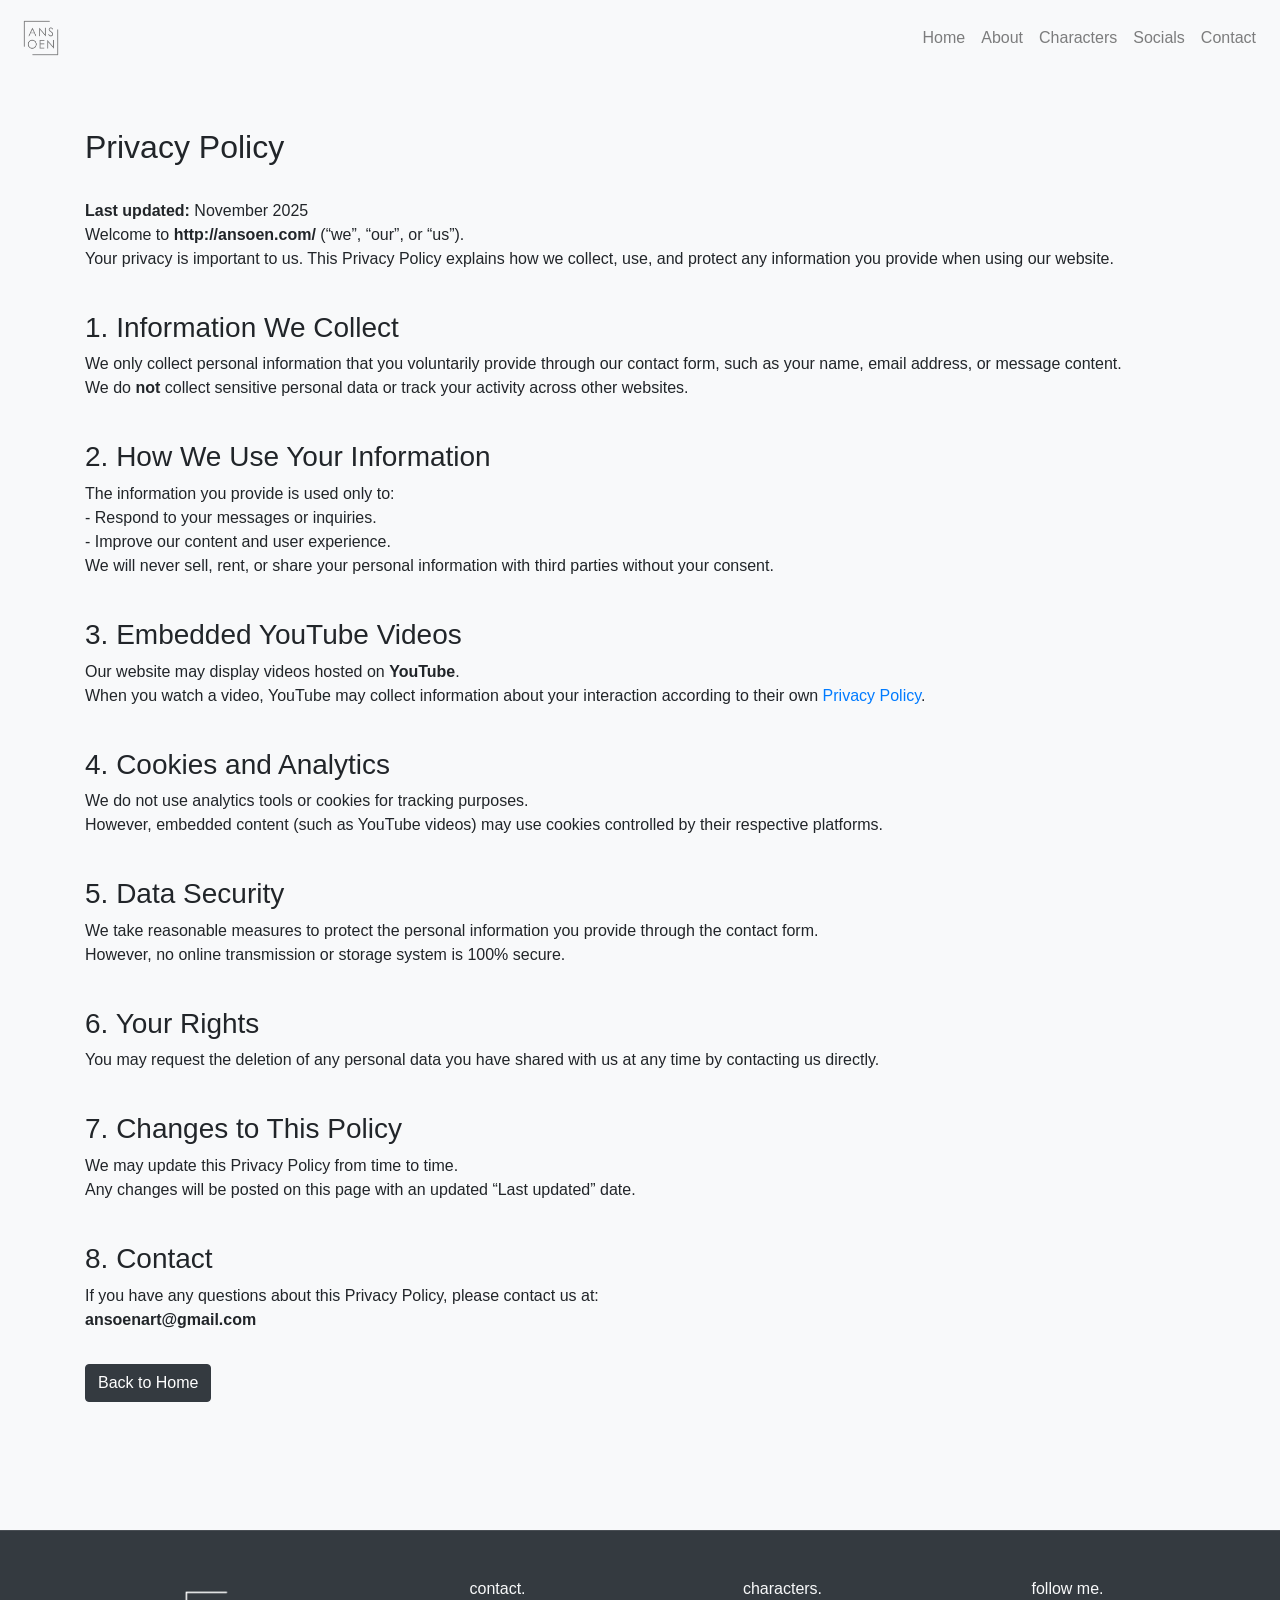
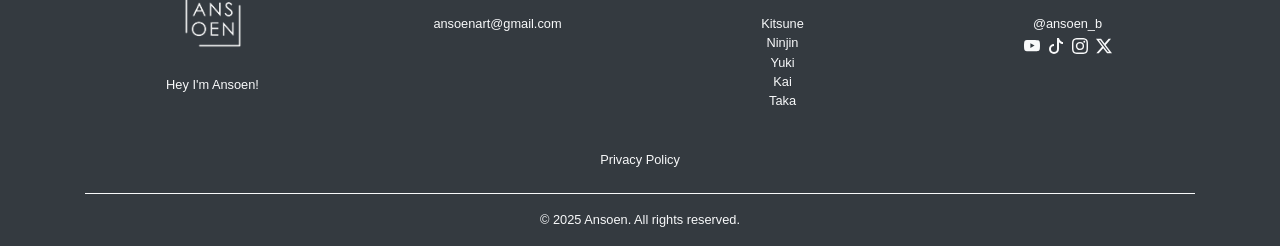
<file: privacy-policy.html>
<!DOCTYPE html>
<html lang="en">

<head>
    <meta charset="UTF-8">
    <meta name="viewport" content="width=device-width, initial-scale=1.0">
    <title>Ansoen</title>
    <link rel="stylesheet" href="https://stackpath.bootstrapcdn.com/bootstrap/4.1.3/css/bootstrap.min.css">
    <link rel="stylesheet" href="css/styles.css">
    <link rel="icon" href="img/ansoen-logo-bco-fav.png">
</head>

<body>
    <!-- navbar -->
    <nav class="navbar navbar-expand-lg navbar-light fixed-top bg-light">
        <a class="navbar-brand" href="index.html"><img src="img/ansoen-logo-pto-fav.png" alt="Ansoen" height="50"
                style="opacity: 50%;"></a>
        <button class="navbar-toggler" type="button" data-toggle="collapse" data-target="#navbarNav"
            aria-controls="navbarNav" aria-expanded="false" aria-label="Toggle navigation">
            <span class="navbar-toggler-icon"></span>
        </button>
        <div class="collapse navbar-collapse justify-content-end" id="navbarNav">
            <ul class="navbar-nav">
                <li class="nav-item"><a class="nav-link" href="/index.html">Home</a></li>
                <li class="nav-item"><a class="nav-link" href="/index.html#about">About</a></li>
                <li class="nav-item"><a class="nav-link" href="/index.html#character">Characters</a></li>
                <li class="nav-item"><a class="nav-link" href="/index.html#social">Socials</a></li>
                <li class="nav-item"><a class="nav-link" href="/index.html#contact">Contact</a></li>
            </ul>
        </div>
    </nav>


    <!-- privacy -->
    <section id="privacy" class="py-5 bg-light text-left">
        <div class="container">
            <h2>Privacy Policy</h2><br>
            <pclass="mt-4"><strong>Last updated:</strong> November 2025</pclass=>

                <p>Welcome to <strong>http://ansoen.com/</strong> (“we”, “our”, or “us”).<br>
                    Your privacy is important to us. This Privacy Policy explains how we collect, use, and protect any
                    information you provide when using our website.</p>

                <br>

                <h3>1. Information We Collect</h3>
                <p>We only collect personal information that you voluntarily provide through our contact form, such as
                    your
                    name, email address, or message content.<br>
                    We do <strong>not</strong> collect sensitive personal data or track your activity across other
                    websites.
                </p>

                <br>

                <h3>2. How We Use Your Information</h3>
                <p>The information you provide is used only to:<br>
                    - Respond to your messages or inquiries.<br>
                    - Improve our content and user experience.<br>
                    We will never sell, rent, or share your personal information with third parties without your
                    consent.
                </p>

                <br>

                <h3>3. Embedded YouTube Videos</h3>
                <p>Our website may display videos hosted on <strong>YouTube</strong>.<br>
                    When you watch a video, YouTube may collect information about your interaction according to their
                    own
                    <a href="https://policies.google.com/privacy" target="_blank">Privacy Policy</a>.
                </p>

                <br>

                <h3>4. Cookies and Analytics</h3>
                <p>We do not use analytics tools or cookies for tracking purposes.<br>
                    However, embedded content (such as YouTube videos) may use cookies controlled by their respective
                    platforms.</p>

                <br>

                <h3>5. Data Security</h3>
                <p>We take reasonable measures to protect the personal information you provide through the contact
                    form.<br>
                    However, no online transmission or storage system is 100% secure.</p>

                <br>

                <h3>6. Your Rights</h3>
                <p>You may request the deletion of any personal data you have shared with us at any time by contacting
                    us
                    directly.</p>

                <br>

                <h3>7. Changes to This Policy</h3>
                <p>We may update this Privacy Policy from time to time.<br>
                    Any changes will be posted on this page with an updated “Last updated” date.</p>

                <br>

                <h3>8. Contact</h3>
                <p>If you have any questions about this Privacy Policy, please contact us at:<br>
                    <strong>ansoenart@gmail.com</strong>
                </p>
                <a href="index.html" class="btn btn-dark mt-3 scroll-btn">Back to Home</a>
        </div>
    </section>



    <footer class="footer bg-dark text-light pt-5 pb-3">
        <div class="container">
            <div class="row text-center text-md-start">
                <!-- logo -->
                <div class="col-md-3 mb-4">
                    <a href="index.html" class="d-inline-flex align-items-center mb-2 text-decoration-none">
                        <img src="img/ansoen-logo-bco-fav.png" alt="Ansoen Logo" width="80" class="me-2">
                        <span class="fs-5 fw-semibold text-light"></span>
                    </a>
                    <p class="small mt-2">Hey I'm Ansoen!</p>
                </div>

                <!-- contact -->
                <div class="col-md-3 mb-4">
                    <h6 class="fw-bold mb-3">contact.</h6>
                    <p class="mb-1 small">
                        <a href="mailto:ansoenart@gmail.com"
                            class="text-light text-decoration-none bi bi-envelope me-2">ansoenart@gmail.com</a>
                    </p>
                </div>

                <!-- characters -->
                <div class="col-md-3 mb-4">
                    <h6 class="fw-bold mb-3">characters.</h6>
                    <ul class="list-unstyled small">
                        <li><a href="kitsune.html" class="text-light text-decoration-none">Kitsune</a></li>
                        <li><a href="ninjin.html" class="text-light text-decoration-none">Ninjin</a></li>
                        <li><a href="yuki.html" class="text-light text-decoration-none">Yuki</a></li>
                        <li><a href="kai.html" class="text-light text-decoration-none">Kai</a></li>
                        <li><a href="taka.html" class="text-light text-decoration-none">Taka</a></li>
                    </ul>
                </div>

                <!-- follow -->
                <div class="col-md-3 mb-4 text-md-center">
                    <h6 class="fw-bold mb-3">follow me.</h6>
                    <p class="mb-1 small">
                        <i class="bi bi-envelope me-2"></i>@ansoen_b
                    </p>
                    <div class="social-icons d-flex justify-content-md-center justify-content-center gap-3">
                        <a href="https://www.youtube.com/@ansoen_b" target="_blank" class="text-light px-1">
                            <i class="bi bi-youtube"></i>
                            <svg xmlns="http://www.w3.org/2000/svg" width="16" height="16" fill="currentColor"
                                class="bi bi-youtube" viewBox="0 0 16 16">
                                <path
                                    d="M8.051 1.999h.089c.822.003 4.987.033 6.11.335a2.01 2.01 0 0 1 1.415 1.42c.101.38.172.883.22 1.402l.01.104.022.26.008.104c.065.914.073 1.77.074 1.957v.075c-.001.194-.01 1.108-.082 2.06l-.008.105-.009.104c-.05.572-.124 1.14-.235 1.558a2.01 2.01 0 0 1-1.415 1.42c-1.16.312-5.569.334-6.18.335h-.142c-.309 0-1.587-.006-2.927-.052l-.17-.006-.087-.004-.171-.007-.171-.007c-1.11-.049-2.167-.128-2.654-.26a2.01 2.01 0 0 1-1.415-1.419c-.111-.417-.185-.986-.235-1.558L.09 9.82l-.008-.104A31 31 0 0 1 0 7.68v-.123c.002-.215.01-.958.064-1.778l.007-.103.003-.052.008-.104.022-.26.01-.104c.048-.519.119-1.023.22-1.402a2.01 2.01 0 0 1 1.415-1.42c.487-.13 1.544-.21 2.654-.26l.17-.007.172-.006.086-.003.171-.007A100 100 0 0 1 7.858 2zM6.4 5.209v4.818l4.157-2.408z" />
                            </svg>
                        </a>
                        <a href="https://www.tiktok.com/@ansoen_b" target="_blank" class="text-light px-1">
                            <i class="bi bi-tiktok"></i>
                            <svg xmlns="http://www.w3.org/2000/svg" width="16" height="16" fill="currentColor"
                                class="bi bi-tiktok" viewBox="0 0 16 16">
                                <path
                                    d="M9 0h1.98c.144.715.54 1.617 1.235 2.512C12.895 3.389 13.797 4 15 4v2c-1.753 0-3.07-.814-4-1.829V11a5 5 0 1 1-5-5v2a3 3 0 1 0 3 3z" />
                            </svg>
                        </a>
                        <a href="https://www.instagram.com/ansoen_b/" target="_blank" class="text-light px-1">
                            <i class="bi bi-instagram"></i>
                            <svg xmlns="http://www.w3.org/2000/svg" width="16" height="16" fill="currentColor"
                                class="bi bi-instagram" viewBox="0 0 16 16">
                                <path
                                    d="M8 0C5.829 0 5.556.01 4.703.048 3.85.088 3.269.222 2.76.42a3.9 3.9 0 0 0-1.417.923A3.9 3.9 0 0 0 .42 2.76C.222 3.268.087 3.85.048 4.7.01 5.555 0 5.827 0 8.001c0 2.172.01 2.444.048 3.297.04.852.174 1.433.372 1.942.205.526.478.972.923 1.417.444.445.89.719 1.416.923.51.198 1.09.333 1.942.372C5.555 15.99 5.827 16 8 16s2.444-.01 3.298-.048c.851-.04 1.434-.174 1.943-.372a3.9 3.9 0 0 0 1.416-.923c.445-.445.718-.891.923-1.417.197-.509.332-1.09.372-1.942C15.99 10.445 16 10.173 16 8s-.01-2.445-.048-3.299c-.04-.851-.175-1.433-.372-1.941a3.9 3.9 0 0 0-.923-1.417A3.9 3.9 0 0 0 13.24.42c-.51-.198-1.092-.333-1.943-.372C10.443.01 10.172 0 7.998 0zm-.717 1.442h.718c2.136 0 2.389.007 3.232.046.78.035 1.204.166 1.486.275.373.145.64.319.92.599s.453.546.598.92c.11.281.24.705.275 1.485.039.843.047 1.096.047 3.231s-.008 2.389-.047 3.232c-.035.78-.166 1.203-.275 1.485a2.5 2.5 0 0 1-.599.919c-.28.28-.546.453-.92.598-.28.11-.704.24-1.485.276-.843.038-1.096.047-3.232.047s-2.39-.009-3.233-.047c-.78-.036-1.203-.166-1.485-.276a2.5 2.5 0 0 1-.92-.598 2.5 2.5 0 0 1-.6-.92c-.109-.281-.24-.705-.275-1.485-.038-.843-.046-1.096-.046-3.233s.008-2.388.046-3.231c.036-.78.166-1.204.276-1.486.145-.373.319-.64.599-.92s.546-.453.92-.598c.282-.11.705-.24 1.485-.276.738-.034 1.024-.044 2.515-.045zm4.988 1.328a.96.96 0 1 0 0 1.92.96.96 0 0 0 0-1.92m-4.27 1.122a4.109 4.109 0 1 0 0 8.217 4.109 4.109 0 0 0 0-8.217m0 1.441a2.667 2.667 0 1 1 0 5.334 2.667 2.667 0 0 1 0-5.334" />
                            </svg>
                        </a>
                        <a href="https://x.com/ansoen_b" target="_blank" class="text-light px-1">
                            <i class="bi bi-twitter-x"></i>
                            <svg xmlns="http://www.w3.org/2000/svg" width="16" height="16" fill="currentColor"
                                class="bi bi-twitter-x" viewBox="0 0 16 16">
                                <path
                                    d="M12.6.75h2.454l-5.36 6.142L16 15.25h-4.937l-3.867-5.07-4.425 5.07H.316l5.733-6.57L0 .75h5.063l3.495 4.633L12.601.75Zm-.86 13.028h1.36L4.323 2.145H2.865z" />
                            </svg>
                        </a>
                    </div>
                </div>
            </div>
            <div class="text-center small">
                <a href="privacy policy.html" class="text-light text-decoration-none me-3">Privacy Policy</a>
            </div>
            <div class="text-center border-top border-light mt-4 pt-3 small">
                © 2025 Ansoen. All rights reserved.
            </div>
        </div>
    </footer>

    <script src="https://code.jquery.com/jquery-3.3.1.min.js"></script>
    <script src="https://cdnjs.cloudflare.com/ajax/libs/popper.js/1.14.3/umd/popper.min.js"></script>
    <script src="https://stackpath.bootstrapcdn.com/bootstrap/4.1.3/js/bootstrap.min.js"></script>
    <script src="js/script.js"></script>

</body>

</html>
</file>
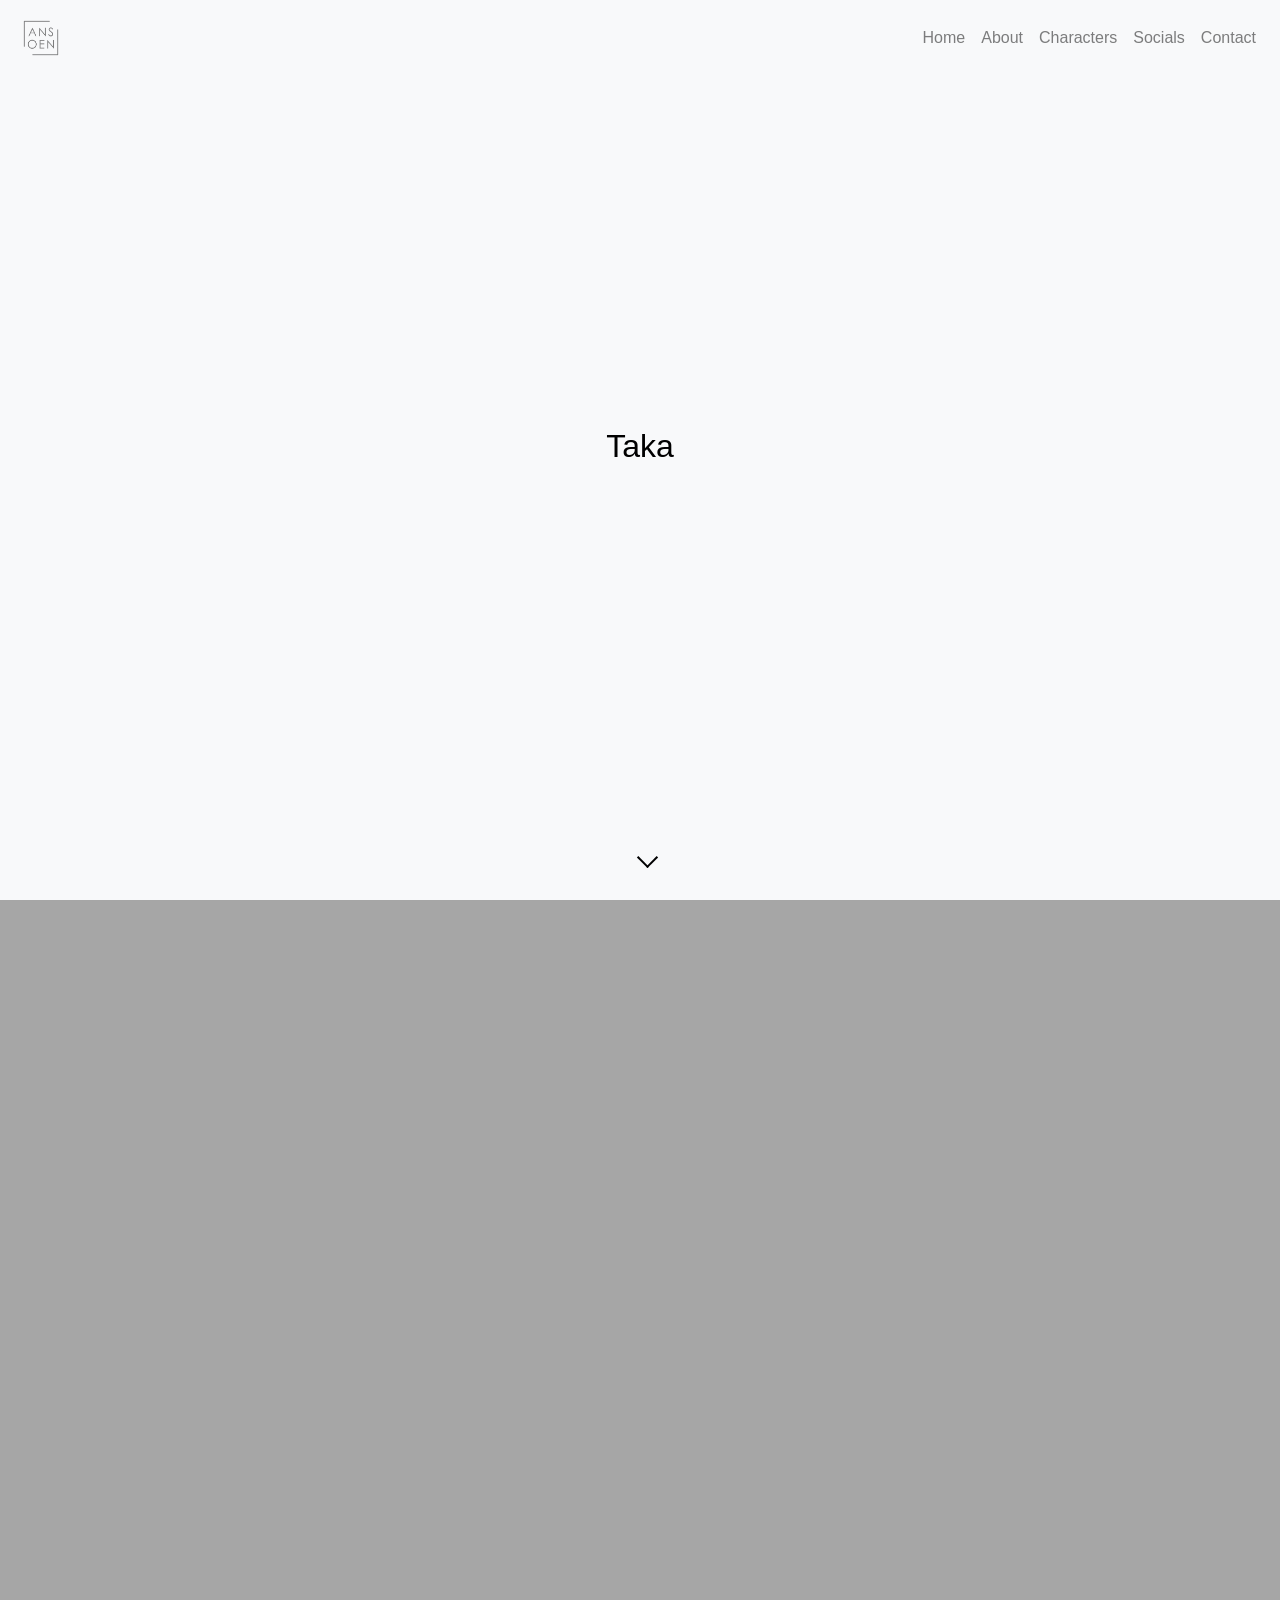
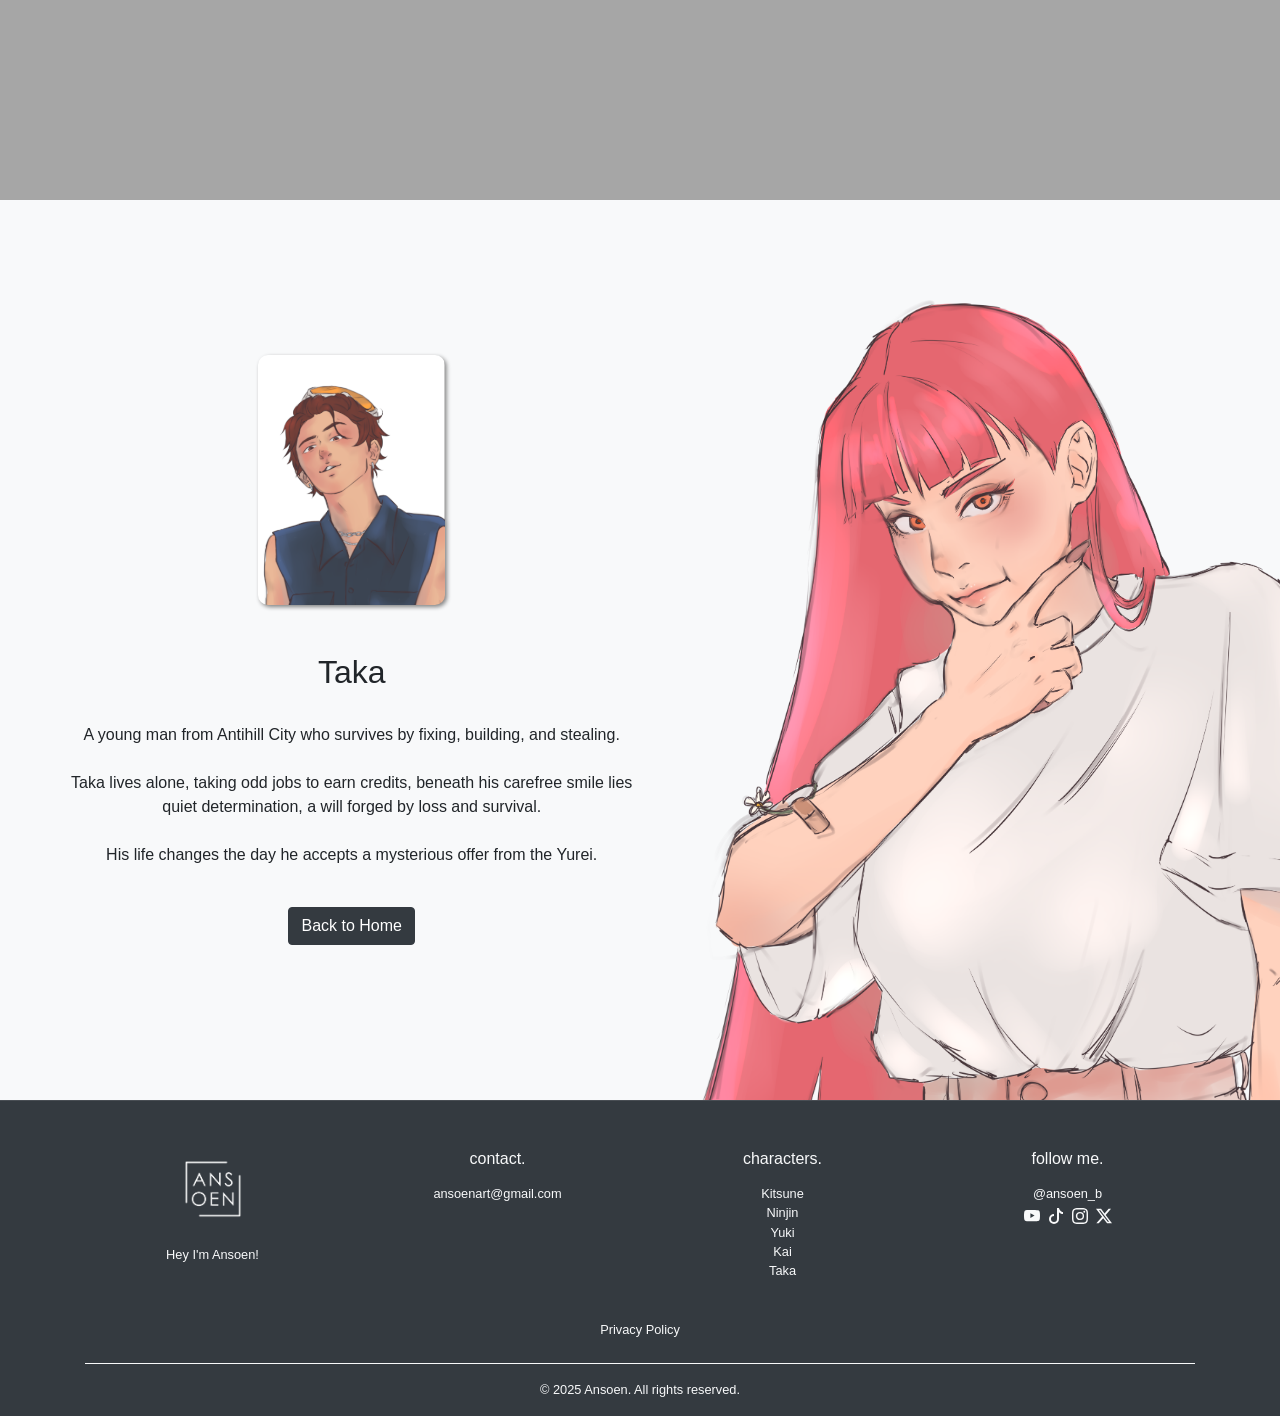
<file: taka.html>
<!DOCTYPE html>
<html lang="en">

<head>
    <meta charset="UTF-8">
    <meta name="viewport" content="width=device-width, initial-scale=1.0">
    <title>Ansoen</title>
    <link rel="stylesheet" href="https://stackpath.bootstrapcdn.com/bootstrap/4.1.3/css/bootstrap.min.css">
    <link rel="stylesheet" href="css/styles.css">
    <link rel="icon" href="img/ansoen-logo-bco-fav.png">
</head>

<body>
    <!-- navbar -->
    <nav class="navbar navbar-expand-lg navbar-light fixed-top bg-light">
        <a class="navbar-brand" href="index.html"><img src="img/ansoen-logo-pto-fav.png" alt="Ansoen" height="50"
                style="opacity: 50%;"></a>
        <button class="navbar-toggler" type="button" data-toggle="collapse" data-target="#navbarNav"
            aria-controls="navbarNav" aria-expanded="false" aria-label="Toggle navigation">
            <span class="navbar-toggler-icon"></span>
        </button>
        <div class="collapse navbar-collapse justify-content-end" id="navbarNav">
            <ul class="navbar-nav">
                <li class="nav-item"><a class="nav-link" href="/index.html">Home</a></li>
                <li class="nav-item"><a class="nav-link" href="/index.html">About</a></li>
                <li class="nav-item"><a class="nav-link" href="/index.html">Characters</a></li>
                <li class="nav-item"><a class="nav-link" href="/index.html">Socials</a></li>
                <li class="nav-item"><a class="nav-link" href="/index.html">Contact</a></li>
            </ul>
        </div>
    </nav>


    <!-- taka -->
    <section id="intro" class="py-5 bg-light text-center">
        <div class="container">
            <div class="text-center">
                <a href="#taka" style="color: black; text-decoration: none;">
                    <h2>Taka</h2>
                </a>
            </div>
        </div>
        <div class="scroll-down">
            <a href="#taka"><span></span></a>
        </div>
    </section>

    <section class="taka-bg" class="py-5 bg-light text-center">
    </section>

    <section id="taka" class="pl-5 bg-light text-center">
        <div class="container">
            <div class="text-center">
                <img src="img/3X4-taka-ansoen.png" class="mb-5" alt="Ansoen"
                    style="height: 250px; filter: drop-shadow(2px 2px 2px grey); border-radius: 10px;">
            </div>
            <div class="text-center">
                <h2>Taka</h2><br>
                A young man from Antihill City who survives by fixing, building, and stealing.<br><br>
                Taka lives alone, taking odd jobs to earn credits, beneath his carefree smile lies quiet determination, a will forged by loss and survival.<br><br>
                His life changes the day he accepts a mysterious offer from the Yurei.<br><br>
                <a href="index.html" class="btn btn-dark mt-3 scroll-btn">Back to Home</a>
            </div>
        </div>
        <div class="container pr-5">
            <img src="img/kitsune-ansoen.png" id="character-img" alt="Characters" class="character-bottom">
        </div>
    </section>



    <footer class="footer bg-dark text-light pt-5 pb-3">
        <div class="container">
            <div class="row text-center text-md-start">
                <!-- logo -->
                <div class="col-md-3 mb-4">
                    <a href="index.html" class="d-inline-flex align-items-center mb-2 text-decoration-none">
                        <img src="img/ansoen-logo-bco-fav.png" alt="Ansoen Logo" width="80" class="me-2">
                        <span class="fs-5 fw-semibold text-light"></span>
                    </a>
                    <p class="small mt-2">Hey I'm Ansoen!</p>
                </div>

                <!-- contact -->
                <div class="col-md-3 mb-4">
                    <h6 class="fw-bold mb-3">contact.</h6>
                    <p class="mb-1 small">
                        <a href="mailto:ansoenart@gmail.com"
                            class="text-light text-decoration-none bi bi-envelope me-2">ansoenart@gmail.com</a>
                    </p>
                </div>

                <!-- characters -->
                <div class="col-md-3 mb-4">
                    <h6 class="fw-bold mb-3">characters.</h6>
                    <ul class="list-unstyled small">
                        <li><a href="kitsune.html" class="text-light text-decoration-none">Kitsune</a></li>
                        <li><a href="ninjin.html" class="text-light text-decoration-none">Ninjin</a></li>
                        <li><a href="yuki.html" class="text-light text-decoration-none">Yuki</a></li>
                        <li><a href="kai.html" class="text-light text-decoration-none">Kai</a></li>
                        <li><a href="taka.html" class="text-light text-decoration-none">Taka</a></li>
                    </ul>
                </div>

                <!-- follow -->
                <div class="col-md-3 mb-4 text-md-center">
                    <h6 class="fw-bold mb-3">follow me.</h6>
                    <p class="mb-1 small">
                        <i class="bi bi-envelope me-2"></i>@ansoen_b
                    </p>
                    <div class="social-icons d-flex justify-content-md-center justify-content-center gap-3">
                        <a href="https://www.youtube.com/@ansoen_b" target="_blank" class="text-light px-1">
                            <i class="bi bi-youtube"></i>
                            <svg xmlns="http://www.w3.org/2000/svg" width="16" height="16" fill="currentColor"
                                class="bi bi-youtube" viewBox="0 0 16 16">
                                <path
                                    d="M8.051 1.999h.089c.822.003 4.987.033 6.11.335a2.01 2.01 0 0 1 1.415 1.42c.101.38.172.883.22 1.402l.01.104.022.26.008.104c.065.914.073 1.77.074 1.957v.075c-.001.194-.01 1.108-.082 2.06l-.008.105-.009.104c-.05.572-.124 1.14-.235 1.558a2.01 2.01 0 0 1-1.415 1.42c-1.16.312-5.569.334-6.18.335h-.142c-.309 0-1.587-.006-2.927-.052l-.17-.006-.087-.004-.171-.007-.171-.007c-1.11-.049-2.167-.128-2.654-.26a2.01 2.01 0 0 1-1.415-1.419c-.111-.417-.185-.986-.235-1.558L.09 9.82l-.008-.104A31 31 0 0 1 0 7.68v-.123c.002-.215.01-.958.064-1.778l.007-.103.003-.052.008-.104.022-.26.01-.104c.048-.519.119-1.023.22-1.402a2.01 2.01 0 0 1 1.415-1.42c.487-.13 1.544-.21 2.654-.26l.17-.007.172-.006.086-.003.171-.007A100 100 0 0 1 7.858 2zM6.4 5.209v4.818l4.157-2.408z" />
                            </svg>
                        </a>
                        <a href="https://www.tiktok.com/@ansoen_b" target="_blank" class="text-light px-1">
                            <i class="bi bi-tiktok"></i>
                            <svg xmlns="http://www.w3.org/2000/svg" width="16" height="16" fill="currentColor"
                                class="bi bi-tiktok" viewBox="0 0 16 16">
                                <path
                                    d="M9 0h1.98c.144.715.54 1.617 1.235 2.512C12.895 3.389 13.797 4 15 4v2c-1.753 0-3.07-.814-4-1.829V11a5 5 0 1 1-5-5v2a3 3 0 1 0 3 3z" />
                            </svg>
                        </a>
                        <a href="https://www.instagram.com/ansoen_b/" target="_blank" class="text-light px-1">
                            <i class="bi bi-instagram"></i>
                            <svg xmlns="http://www.w3.org/2000/svg" width="16" height="16" fill="currentColor"
                                class="bi bi-instagram" viewBox="0 0 16 16">
                                <path
                                    d="M8 0C5.829 0 5.556.01 4.703.048 3.85.088 3.269.222 2.76.42a3.9 3.9 0 0 0-1.417.923A3.9 3.9 0 0 0 .42 2.76C.222 3.268.087 3.85.048 4.7.01 5.555 0 5.827 0 8.001c0 2.172.01 2.444.048 3.297.04.852.174 1.433.372 1.942.205.526.478.972.923 1.417.444.445.89.719 1.416.923.51.198 1.09.333 1.942.372C5.555 15.99 5.827 16 8 16s2.444-.01 3.298-.048c.851-.04 1.434-.174 1.943-.372a3.9 3.9 0 0 0 1.416-.923c.445-.445.718-.891.923-1.417.197-.509.332-1.09.372-1.942C15.99 10.445 16 10.173 16 8s-.01-2.445-.048-3.299c-.04-.851-.175-1.433-.372-1.941a3.9 3.9 0 0 0-.923-1.417A3.9 3.9 0 0 0 13.24.42c-.51-.198-1.092-.333-1.943-.372C10.443.01 10.172 0 7.998 0zm-.717 1.442h.718c2.136 0 2.389.007 3.232.046.78.035 1.204.166 1.486.275.373.145.64.319.92.599s.453.546.598.92c.11.281.24.705.275 1.485.039.843.047 1.096.047 3.231s-.008 2.389-.047 3.232c-.035.78-.166 1.203-.275 1.485a2.5 2.5 0 0 1-.599.919c-.28.28-.546.453-.92.598-.28.11-.704.24-1.485.276-.843.038-1.096.047-3.232.047s-2.39-.009-3.233-.047c-.78-.036-1.203-.166-1.485-.276a2.5 2.5 0 0 1-.92-.598 2.5 2.5 0 0 1-.6-.92c-.109-.281-.24-.705-.275-1.485-.038-.843-.046-1.096-.046-3.233s.008-2.388.046-3.231c.036-.78.166-1.204.276-1.486.145-.373.319-.64.599-.92s.546-.453.92-.598c.282-.11.705-.24 1.485-.276.738-.034 1.024-.044 2.515-.045zm4.988 1.328a.96.96 0 1 0 0 1.92.96.96 0 0 0 0-1.92m-4.27 1.122a4.109 4.109 0 1 0 0 8.217 4.109 4.109 0 0 0 0-8.217m0 1.441a2.667 2.667 0 1 1 0 5.334 2.667 2.667 0 0 1 0-5.334" />
                            </svg>
                        </a>
                        <a href="https://x.com/ansoen_b" target="_blank" class="text-light px-1">
                            <i class="bi bi-twitter-x"></i>
                            <svg xmlns="http://www.w3.org/2000/svg" width="16" height="16" fill="currentColor"
                                class="bi bi-twitter-x" viewBox="0 0 16 16">
                                <path
                                    d="M12.6.75h2.454l-5.36 6.142L16 15.25h-4.937l-3.867-5.07-4.425 5.07H.316l5.733-6.57L0 .75h5.063l3.495 4.633L12.601.75Zm-.86 13.028h1.36L4.323 2.145H2.865z" />
                            </svg>
                        </a>
                    </div>
                </div>
            </div>
            <div class="text-center small">
                <a href="privacy policy.html" class="text-light text-decoration-none me-3">Privacy Policy</a>
            </div>
            <div class="text-center border-top border-light mt-4 pt-3 small">
                © 2025 Ansoen. All rights reserved.
            </div>
        </div>
    </footer>

    <script src="https://code.jquery.com/jquery-3.3.1.min.js"></script>
    <script src="https://cdnjs.cloudflare.com/ajax/libs/popper.js/1.14.3/umd/popper.min.js"></script>
    <script src="https://stackpath.bootstrapcdn.com/bootstrap/4.1.3/js/bootstrap.min.js"></script>
    <script src="js/script.js"></script>

</body>

<script>
  let start = null;
  let cycles = 0;
  const amplitude = 40; // distância máxima (px)
  const speed = 0.002;  // velocidade (menor = mais suave)
  const maxCycles = 1;  // número de subidas/descidas
  const maxTime = 1600; // tempo máximo (1 min)
  const pauseTime = 2000; // pausa entre ciclos (ms)
  let running = true;
  let paused = false;
  let pauseStart = 0;

  function smoothScroll(timestamp) {
    if (!start) start = timestamp;

    const progress = timestamp - start;
    const currentCycle = Math.floor((progress * speed) / (2 * Math.PI));

    // Se terminou um ciclo, pausa por 2 segundos
    if (currentCycle > cycles && !paused) {
      paused = true;
      pauseStart = timestamp;
      cycles = currentCycle;
      setTimeout(() => {
        paused = false;
        start = performance.now(); // reinicia tempo para o próximo ciclo
        requestAnimationFrame(smoothScroll);
      }, pauseTime);
      return;
    }

    // Movimento senoidal suave
    const offset = Math.sin(progress * speed) * amplitude;
    window.scrollTo({ top: offset, behavior: "auto" });

    // Continua se não passou do tempo ou ciclos
    if (cycles < maxCycles && progress < maxTime && running && !paused) {
      requestAnimationFrame(smoothScroll);
    } else if (cycles >= maxCycles || progress >= maxTime) {
      running = false;
      window.scrollTo({ top: 0, behavior: "smooth" });
    }
  }

  // Espera 2 segundos antes de começar
  setTimeout(() => {
    requestAnimationFrame(smoothScroll);
  }, 4000);
</script>

<div id="loader">
    <h1 class="loader-text">タカ</h1>
</div>

</html>
</file>
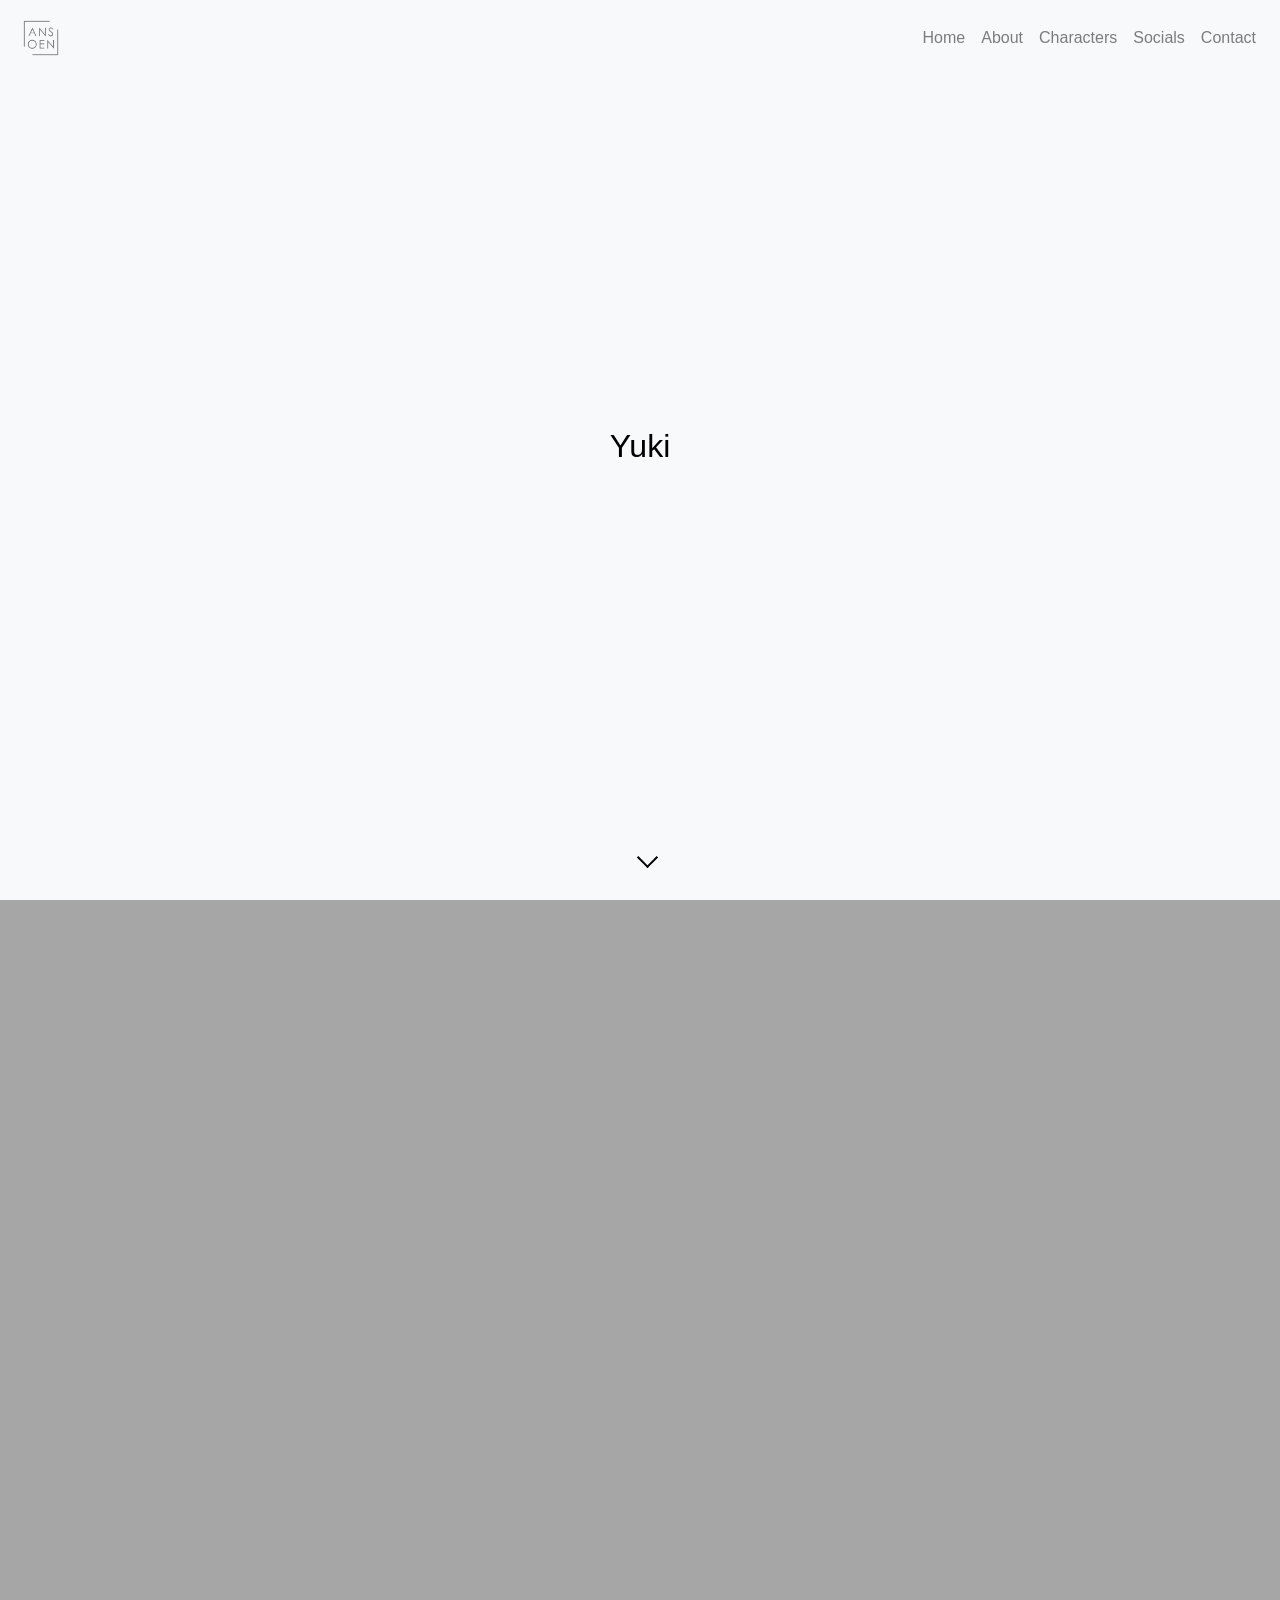
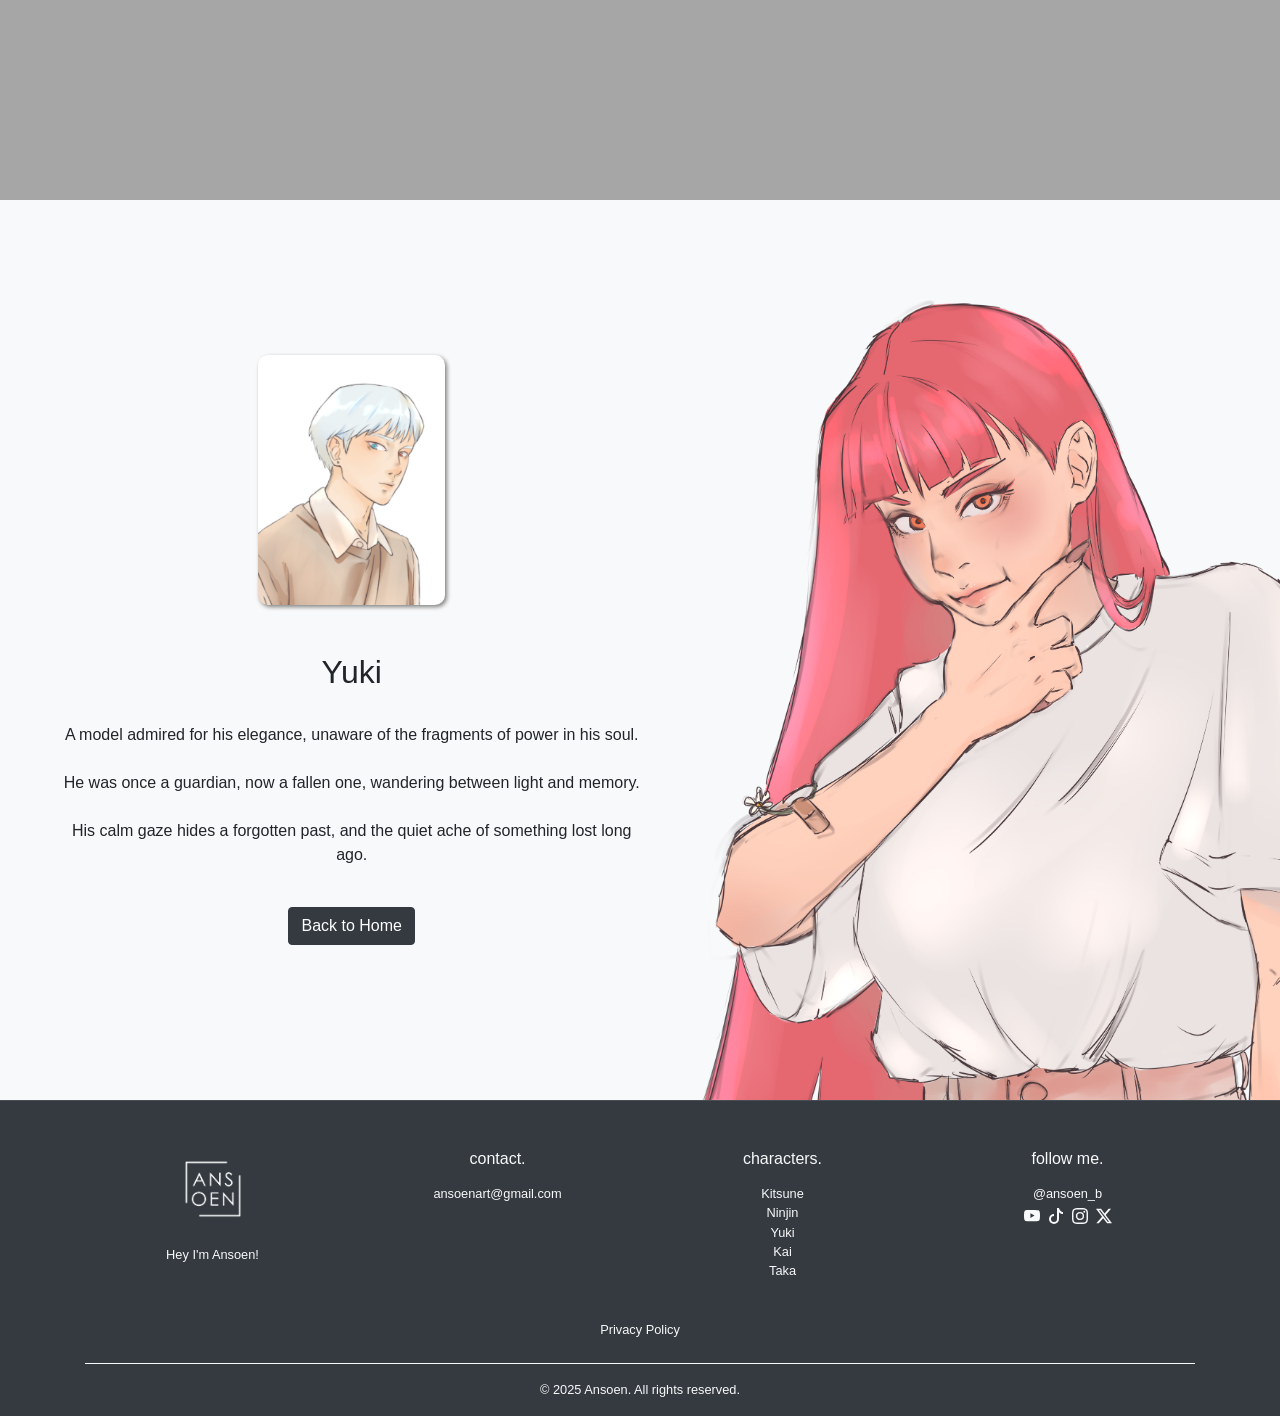
<file: yuki.html>
<!DOCTYPE html>
<html lang="en">

<head>
    <meta charset="UTF-8">
    <meta name="viewport" content="width=device-width, initial-scale=1.0">
    <title>Ansoen</title>
    <link rel="stylesheet" href="https://stackpath.bootstrapcdn.com/bootstrap/4.1.3/css/bootstrap.min.css">
    <link rel="stylesheet" href="css/styles.css">
    <link rel="icon" href="img/ansoen-logo-bco-fav.png">
</head>

<body>
    <!-- navbar -->
    <nav class="navbar navbar-expand-lg navbar-light fixed-top bg-light">
        <a class="navbar-brand" href="index.html"><img src="img/ansoen-logo-pto-fav.png" alt="Ansoen" height="50"
                style="opacity: 50%;"></a>
        <button class="navbar-toggler" type="button" data-toggle="collapse" data-target="#navbarNav"
            aria-controls="navbarNav" aria-expanded="false" aria-label="Toggle navigation">
            <span class="navbar-toggler-icon"></span>
        </button>
        <div class="collapse navbar-collapse justify-content-end" id="navbarNav">
            <ul class="navbar-nav">
                <li class="nav-item"><a class="nav-link" href="/index.html">Home</a></li>
                <li class="nav-item"><a class="nav-link" href="/index.html">About</a></li>
                <li class="nav-item"><a class="nav-link" href="/index.html">Characters</a></li>
                <li class="nav-item"><a class="nav-link" href="/index.html">Socials</a></li>
                <li class="nav-item"><a class="nav-link" href="/index.html">Contact</a></li>
            </ul>
        </div>
    </nav>


    <!-- yuki -->
    <section id="intro" class="py-5 bg-light text-center">
        <div class="container">
            <div class="text-center">
                <a href="#yuki" style="color: black; text-decoration: none;">
                    <h2>Yuki</h2>
                </a>
            </div>
        </div>
        <div class="scroll-down">
            <a href="#yuki"><span></span></a>
        </div>
    </section>

    <section class="yuki-bg" class="py-5 bg-light text-center">
    </section>

    <section id="yuki" class="pl-5 bg-light text-center">
        <div class="container">
            <div class="text-center">
                <img src="img/3X4-yuki-ansoen.png" class="mb-5" alt="Ansoen"
                    style="height: 250px; filter: drop-shadow(2px 2px 2px grey); border-radius: 10px;">
            </div>
            <div class="text-center">
                <h2>Yuki</h2><br>
                A model admired for his elegance, unaware of the fragments of power in his soul.<br><br>
                He was once a guardian, now a fallen one, wandering between light and memory.<br><br>
                His calm gaze hides a forgotten past, and the quiet ache of something lost long ago.<br><br>
                <a href="index.html" class="btn btn-dark mt-3 scroll-btn">Back to Home</a>
            </div>
        </div>
        <div class="container pr-5">
            <img src="img/kitsune-ansoen.png" id="character-img" alt="Characters" class="character-bottom">
        </div>
    </section>



    <footer class="footer bg-dark text-light pt-5 pb-3">
        <div class="container">
            <div class="row text-center text-md-start">
                <!-- logo -->
                <div class="col-md-3 mb-4">
                    <a href="index.html" class="d-inline-flex align-items-center mb-2 text-decoration-none">
                        <img src="img/ansoen-logo-bco-fav.png" alt="Ansoen Logo" width="80" class="me-2">
                        <span class="fs-5 fw-semibold text-light"></span>
                    </a>
                    <p class="small mt-2">Hey I'm Ansoen!</p>
                </div>

                <!-- contact -->
                <div class="col-md-3 mb-4">
                    <h6 class="fw-bold mb-3">contact.</h6>
                    <p class="mb-1 small">
                        <a href="mailto:ansoenart@gmail.com"
                            class="text-light text-decoration-none bi bi-envelope me-2">ansoenart@gmail.com</a>
                    </p>
                </div>

                <!-- characters -->
                <div class="col-md-3 mb-4">
                    <h6 class="fw-bold mb-3">characters.</h6>
                    <ul class="list-unstyled small">
                        <li><a href="kitsune.html" class="text-light text-decoration-none">Kitsune</a></li>
                        <li><a href="ninjin.html" class="text-light text-decoration-none">Ninjin</a></li>
                        <li><a href="yuki.html" class="text-light text-decoration-none">Yuki</a></li>
                        <li><a href="kai.html" class="text-light text-decoration-none">Kai</a></li>
                        <li><a href="taka.html" class="text-light text-decoration-none">Taka</a></li>
                    </ul>
                </div>

                <!-- follow -->
                <div class="col-md-3 mb-4 text-md-center">
                    <h6 class="fw-bold mb-3">follow me.</h6>
                    <p class="mb-1 small">
                        <i class="bi bi-envelope me-2"></i>@ansoen_b
                    </p>
                    <div class="social-icons d-flex justify-content-md-center justify-content-center gap-3">
                        <a href="https://www.youtube.com/@ansoen_b" target="_blank" class="text-light px-1">
                            <i class="bi bi-youtube"></i>
                            <svg xmlns="http://www.w3.org/2000/svg" width="16" height="16" fill="currentColor"
                                class="bi bi-youtube" viewBox="0 0 16 16">
                                <path
                                    d="M8.051 1.999h.089c.822.003 4.987.033 6.11.335a2.01 2.01 0 0 1 1.415 1.42c.101.38.172.883.22 1.402l.01.104.022.26.008.104c.065.914.073 1.77.074 1.957v.075c-.001.194-.01 1.108-.082 2.06l-.008.105-.009.104c-.05.572-.124 1.14-.235 1.558a2.01 2.01 0 0 1-1.415 1.42c-1.16.312-5.569.334-6.18.335h-.142c-.309 0-1.587-.006-2.927-.052l-.17-.006-.087-.004-.171-.007-.171-.007c-1.11-.049-2.167-.128-2.654-.26a2.01 2.01 0 0 1-1.415-1.419c-.111-.417-.185-.986-.235-1.558L.09 9.82l-.008-.104A31 31 0 0 1 0 7.68v-.123c.002-.215.01-.958.064-1.778l.007-.103.003-.052.008-.104.022-.26.01-.104c.048-.519.119-1.023.22-1.402a2.01 2.01 0 0 1 1.415-1.42c.487-.13 1.544-.21 2.654-.26l.17-.007.172-.006.086-.003.171-.007A100 100 0 0 1 7.858 2zM6.4 5.209v4.818l4.157-2.408z" />
                            </svg>
                        </a>
                        <a href="https://www.tiktok.com/@ansoen_b" target="_blank" class="text-light px-1">
                            <i class="bi bi-tiktok"></i>
                            <svg xmlns="http://www.w3.org/2000/svg" width="16" height="16" fill="currentColor"
                                class="bi bi-tiktok" viewBox="0 0 16 16">
                                <path
                                    d="M9 0h1.98c.144.715.54 1.617 1.235 2.512C12.895 3.389 13.797 4 15 4v2c-1.753 0-3.07-.814-4-1.829V11a5 5 0 1 1-5-5v2a3 3 0 1 0 3 3z" />
                            </svg>
                        </a>
                        <a href="https://www.instagram.com/ansoen_b/" target="_blank" class="text-light px-1">
                            <i class="bi bi-instagram"></i>
                            <svg xmlns="http://www.w3.org/2000/svg" width="16" height="16" fill="currentColor"
                                class="bi bi-instagram" viewBox="0 0 16 16">
                                <path
                                    d="M8 0C5.829 0 5.556.01 4.703.048 3.85.088 3.269.222 2.76.42a3.9 3.9 0 0 0-1.417.923A3.9 3.9 0 0 0 .42 2.76C.222 3.268.087 3.85.048 4.7.01 5.555 0 5.827 0 8.001c0 2.172.01 2.444.048 3.297.04.852.174 1.433.372 1.942.205.526.478.972.923 1.417.444.445.89.719 1.416.923.51.198 1.09.333 1.942.372C5.555 15.99 5.827 16 8 16s2.444-.01 3.298-.048c.851-.04 1.434-.174 1.943-.372a3.9 3.9 0 0 0 1.416-.923c.445-.445.718-.891.923-1.417.197-.509.332-1.09.372-1.942C15.99 10.445 16 10.173 16 8s-.01-2.445-.048-3.299c-.04-.851-.175-1.433-.372-1.941a3.9 3.9 0 0 0-.923-1.417A3.9 3.9 0 0 0 13.24.42c-.51-.198-1.092-.333-1.943-.372C10.443.01 10.172 0 7.998 0zm-.717 1.442h.718c2.136 0 2.389.007 3.232.046.78.035 1.204.166 1.486.275.373.145.64.319.92.599s.453.546.598.92c.11.281.24.705.275 1.485.039.843.047 1.096.047 3.231s-.008 2.389-.047 3.232c-.035.78-.166 1.203-.275 1.485a2.5 2.5 0 0 1-.599.919c-.28.28-.546.453-.92.598-.28.11-.704.24-1.485.276-.843.038-1.096.047-3.232.047s-2.39-.009-3.233-.047c-.78-.036-1.203-.166-1.485-.276a2.5 2.5 0 0 1-.92-.598 2.5 2.5 0 0 1-.6-.92c-.109-.281-.24-.705-.275-1.485-.038-.843-.046-1.096-.046-3.233s.008-2.388.046-3.231c.036-.78.166-1.204.276-1.486.145-.373.319-.64.599-.92s.546-.453.92-.598c.282-.11.705-.24 1.485-.276.738-.034 1.024-.044 2.515-.045zm4.988 1.328a.96.96 0 1 0 0 1.92.96.96 0 0 0 0-1.92m-4.27 1.122a4.109 4.109 0 1 0 0 8.217 4.109 4.109 0 0 0 0-8.217m0 1.441a2.667 2.667 0 1 1 0 5.334 2.667 2.667 0 0 1 0-5.334" />
                            </svg>
                        </a>
                        <a href="https://x.com/ansoen_b" target="_blank" class="text-light px-1">
                            <i class="bi bi-twitter-x"></i>
                            <svg xmlns="http://www.w3.org/2000/svg" width="16" height="16" fill="currentColor"
                                class="bi bi-twitter-x" viewBox="0 0 16 16">
                                <path
                                    d="M12.6.75h2.454l-5.36 6.142L16 15.25h-4.937l-3.867-5.07-4.425 5.07H.316l5.733-6.57L0 .75h5.063l3.495 4.633L12.601.75Zm-.86 13.028h1.36L4.323 2.145H2.865z" />
                            </svg>
                        </a>
                    </div>
                </div>
            </div>
            <div class="text-center small">
                <a href="privacy policy.html" class="text-light text-decoration-none me-3">Privacy Policy</a>
            </div>
            <div class="text-center border-top border-light mt-4 pt-3 small">
                © 2025 Ansoen. All rights reserved.
            </div>
        </div>
    </footer>

    <script src="https://code.jquery.com/jquery-3.3.1.min.js"></script>
    <script src="https://cdnjs.cloudflare.com/ajax/libs/popper.js/1.14.3/umd/popper.min.js"></script>
    <script src="https://stackpath.bootstrapcdn.com/bootstrap/4.1.3/js/bootstrap.min.js"></script>
    <script src="js/script.js"></script>

</body>

<script>
  let start = null;
  let cycles = 0;
  const amplitude = 40; // distância máxima (px)
  const speed = 0.002;  // velocidade (menor = mais suave)
  const maxCycles = 1;  // número de subidas/descidas
  const maxTime = 1600; // tempo máximo (1 min)
  const pauseTime = 2000; // pausa entre ciclos (ms)
  let running = true;
  let paused = false;
  let pauseStart = 0;

  function smoothScroll(timestamp) {
    if (!start) start = timestamp;

    const progress = timestamp - start;
    const currentCycle = Math.floor((progress * speed) / (2 * Math.PI));

    // Se terminou um ciclo, pausa por 2 segundos
    if (currentCycle > cycles && !paused) {
      paused = true;
      pauseStart = timestamp;
      cycles = currentCycle;
      setTimeout(() => {
        paused = false;
        start = performance.now(); // reinicia tempo para o próximo ciclo
        requestAnimationFrame(smoothScroll);
      }, pauseTime);
      return;
    }

    // Movimento senoidal suave
    const offset = Math.sin(progress * speed) * amplitude;
    window.scrollTo({ top: offset, behavior: "auto" });

    // Continua se não passou do tempo ou ciclos
    if (cycles < maxCycles && progress < maxTime && running && !paused) {
      requestAnimationFrame(smoothScroll);
    } else if (cycles >= maxCycles || progress >= maxTime) {
      running = false;
      window.scrollTo({ top: 0, behavior: "smooth" });
    }
  }

  // Espera 2 segundos antes de começar
  setTimeout(() => {
    requestAnimationFrame(smoothScroll);
  }, 4000);
</script>

<div id="loader">
    <h1 class="loader-text">ユーキ</h1>
</div>

</html>
</file>
<file: css/styles.css>
/*.kaisei-decol-regular {
  font-family: "Kaisei Decol", serif;
  font-weight: 400;
  font-style: normal;
}
*/

html {
    scroll-behavior: smooth;
}

section {
    padding: 60px 0;
    display: flex;
    align-items: center;
    justify-content: center;
    text-align: center;
}

#home {
    /*imagem de fundo no home*/
    height: 100vh;
    background: url("../img/background-kitsune-ansoen.png") center center no-repeat;
    background-size: cover;
}

#home h1 {
    font-family: "Kaisei Decol", serif;
    font-size: 4rem;
}

#home p {
    font-size: 1.5rem;
}

#about {
    height: 100vh;
}

#social {
    height: 100vh;
}

#contact {
    height: 100vh;
}

#privacy {
    height: 170vh
}

.scroll-btn {
    margin-top: 30px;
}

footer {
    background-color: #333;
    color: #fff;
    padding: 20px 0;
    text-align: center;
}

.footer {
    border-top: 1px solid rgba(255, 255, 255, 0.1);
}

.footer a:hover {
    color: #aaa;
    transition: color 0.2s ease;
}

.social-icons a svg {
    transition: transform 0.2s ease;
}

.social-icons a:hover svg {
    transform: scale(1.15);
}

.card {
    flex: 1 1 30%;
    display: flex;
    flex-direction: column;
}

.card-body {
    flex: 1;
    display: flex;
    flex-direction: column;
    justify-content: space-between;
}

.img-artist:hover {
    opacity: 95%;
    transform: scale(1.05);
    transition: transform 0.2s ease;

}

.img-hover {
    position: relative;
    width: auto;
    height: 500px;
    overflow: hidden;
    border-radius: 0.25rem;
}

.img-hover img {
    width: 100%;
    height: 100%;
    object-fit: cover;
    transition: opacity 0.5s ease;
    position: absolute;
    top: 0;
    left: 0;
}

.img-hovered {
    opacity: 0;
}

.card:hover .img-hovered {
    opacity: 1;
}

.card:hover .img-default {
    opacity: 0;
}

.more-text {
    display: none;
}

.read-more {
    color: black;
    cursor: pointer;
    text-decoration: none;
}

.read-more:hover {
    color: gray;
    text-decoration: none;
}

.more-characters-text {
    display: none;
}

.more-characters {
    color: black;
    cursor: pointer;
    text-decoration: none;
}

.more-characters:hover {
    color: gray;
    text-decoration: none;
}

#intro {
    height: 100vh;
    /*animation: subtle-bounce 3s ease-in-out infinite;*/
}

/*@keyframes subtle-bounce {
  0%, 100% {
    transform: translateY(0);
  }
  50% {
    transform: translateY(-20px);
  }
}*/

.scroll-down {
    position: absolute;
    bottom: 20px;
    left: 50%;
    transform: translateX(-50%);
    width: 30px;
    height: 30px;
}

.scroll-down span {
    position: absolute;
    width: 15px;
    height: 15px;
    border-left: 2px solid black;
    border-bottom: 2px solid black;
    transform: rotate(-45deg);
    animation: scroll 1.5s infinite;
}

@keyframes scroll {
    0% {
        transform: rotate(-45deg) translate(0, 0);
        opacity: 1;
    }

    100% {
        transform: rotate(-45deg) translate(-10px, 10px);
        opacity: 0;
    }
}

.kitsune-bg {
    position: relative;
    background-image: url("../img/kitsune1-ansoen.png");
    background-attachment: fixed;
    background-size: cover;
    background-position: 50% 10%;
    min-height: 100vh;
    display: flex;
    align-items: center;
    justify-content: center;
    color: white;
    text-align: center;
    padding: 80px 20px;
}

.kitsune-bg::before {
    content: '';
    position: absolute;
    inset: 0;
    background: rgba(0, 0, 0, 0.35);
}

#kitsune {
    height: 100vh;
    position: relative;
    overflow: hidden;
}

.ninjin-bg {
    position: relative;
    background-image: url("../img/ninjin1-ansoen.png");
    background-attachment: fixed;
    background-size: cover;
    background-position: 50% 15%;
    min-height: 100vh;
    display: flex;
    align-items: center;
    justify-content: center;
    color: white;
    text-align: center;
    padding: 80px 20px;
}

.ninjin-bg::before {
    content: '';
    position: absolute;
    inset: 0;
    background: rgba(0, 0, 0, 0.35);
}

#ninjin {
    height: 100vh;
    position: relative;
    overflow: hidden;
}

.yuki-bg {
    position: relative;
    background-image: url("../img/yuki1-ansoen.png");
    background-attachment: fixed;
    background-size: cover;
    background-position: 50% 15%;
    min-height: 100vh;
    display: flex;
    align-items: center;
    justify-content: center;
    color: white;
    text-align: center;
    padding: 80px 20px;
}

.yuki-bg::before {
    content: '';
    position: absolute;
    inset: 0;
    background: rgba(0, 0, 0, 0.35);
}

#yuki {
    height: 100vh;
    position: relative;
    overflow: hidden;
}

.kai-bg {
    position: relative;
    background-image: url("../img/kai1-ansoen.png");
    background-attachment: fixed;
    background-size: cover;
    background-position: 50% 20%;
    min-height: 100vh;
    display: flex;
    align-items: center;
    justify-content: center;
    color: white;
    text-align: center;
    padding: 80px 20px;
}

.kai-bg::before {
    content: '';
    position: absolute;
    inset: 0;
    background: rgba(0, 0, 0, 0.35);
}

#kai {
    height: 100vh;
    position: relative;
    overflow: hidden;
}

.taka-bg {
    position: relative;
    background-image: url("../img/taka1-ansoen.png");
    background-attachment: fixed;
    background-size: cover;
    background-position: 50% 10%;
    min-height: 100vh;
    display: flex;
    align-items: center;
    justify-content: center;
    color: white;
    text-align: center;
    padding: 80px 20px;
}

.taka-bg::before {
    content: '';
    position: absolute;
    inset: 0;
    background: rgba(0, 0, 0, 0.35);
}

#taka {
    height: 100vh;
    position: relative;
    overflow: hidden;
}

.character-bottom {
    position: absolute;
    bottom: 0;
    left: 80%;
    transform: translateX(-50%);
    height: 800px;
    transition: opacity 1.5s ease-in-out;
}

/*fade*/
@keyframes fadeOut {
    to {
        opacity: 0;
        visibility: hidden;
    }
}

body {
    opacity: 0;
    transition: opacity 1s ease;
}

body.loaded {
    opacity: 1;
}

#loader {
    position: fixed;
    top: 0;
    left: 0;
    width: 100%;
    height: 100%;
    background-color: #fff;
    color: black;
    display: flex;
    align-items: center;
    justify-content: center;
    font-family: "Kaisei Decol", serif;
    font-size: 2.5rem;
    letter-spacing: 4px;
    z-index: 9999;
    animation: fadeOut 2s ease 2s forwards;
}

h1 {
    font-size: 3rem;
    /* desktop */
}

/* Moblile ajust */

/* YouTube video*/
#social iframe {
    width: 100%;
    height: auto;
    max-width: 560px;
    aspect-ratio: 16 / 9;
    display: block;
    margin: 0 auto;
}

/* Small screen spacing */
@media (max-width: 768px) {

    #about {
        height: auto;
    }

    #home p {
        font-size: 1rem !important;
    }

    #kitsune,
    #ninjin,
    #yuki,
    #kai,
    #taka {
        height: 1000px;
    }

    #character-img {
        height: 400px;
        padding-left: 100px;
    }

    .navbar-brand img {
        height: 40px;
    }

    .btn {
        font-size: 0.9rem;
        padding: 0.5rem 1rem;
    }

    #character .card {
        width: 90%;
        margin: 0 auto;
    }

    section {
        padding-top: 100px;
        padding-bottom: 100px;
    }

    h1 {
        font-size: 1.8rem !important;
        /* força o tamanho no mobile */
    }

    h2 {
        font-size: large;
    }

}
</file>
